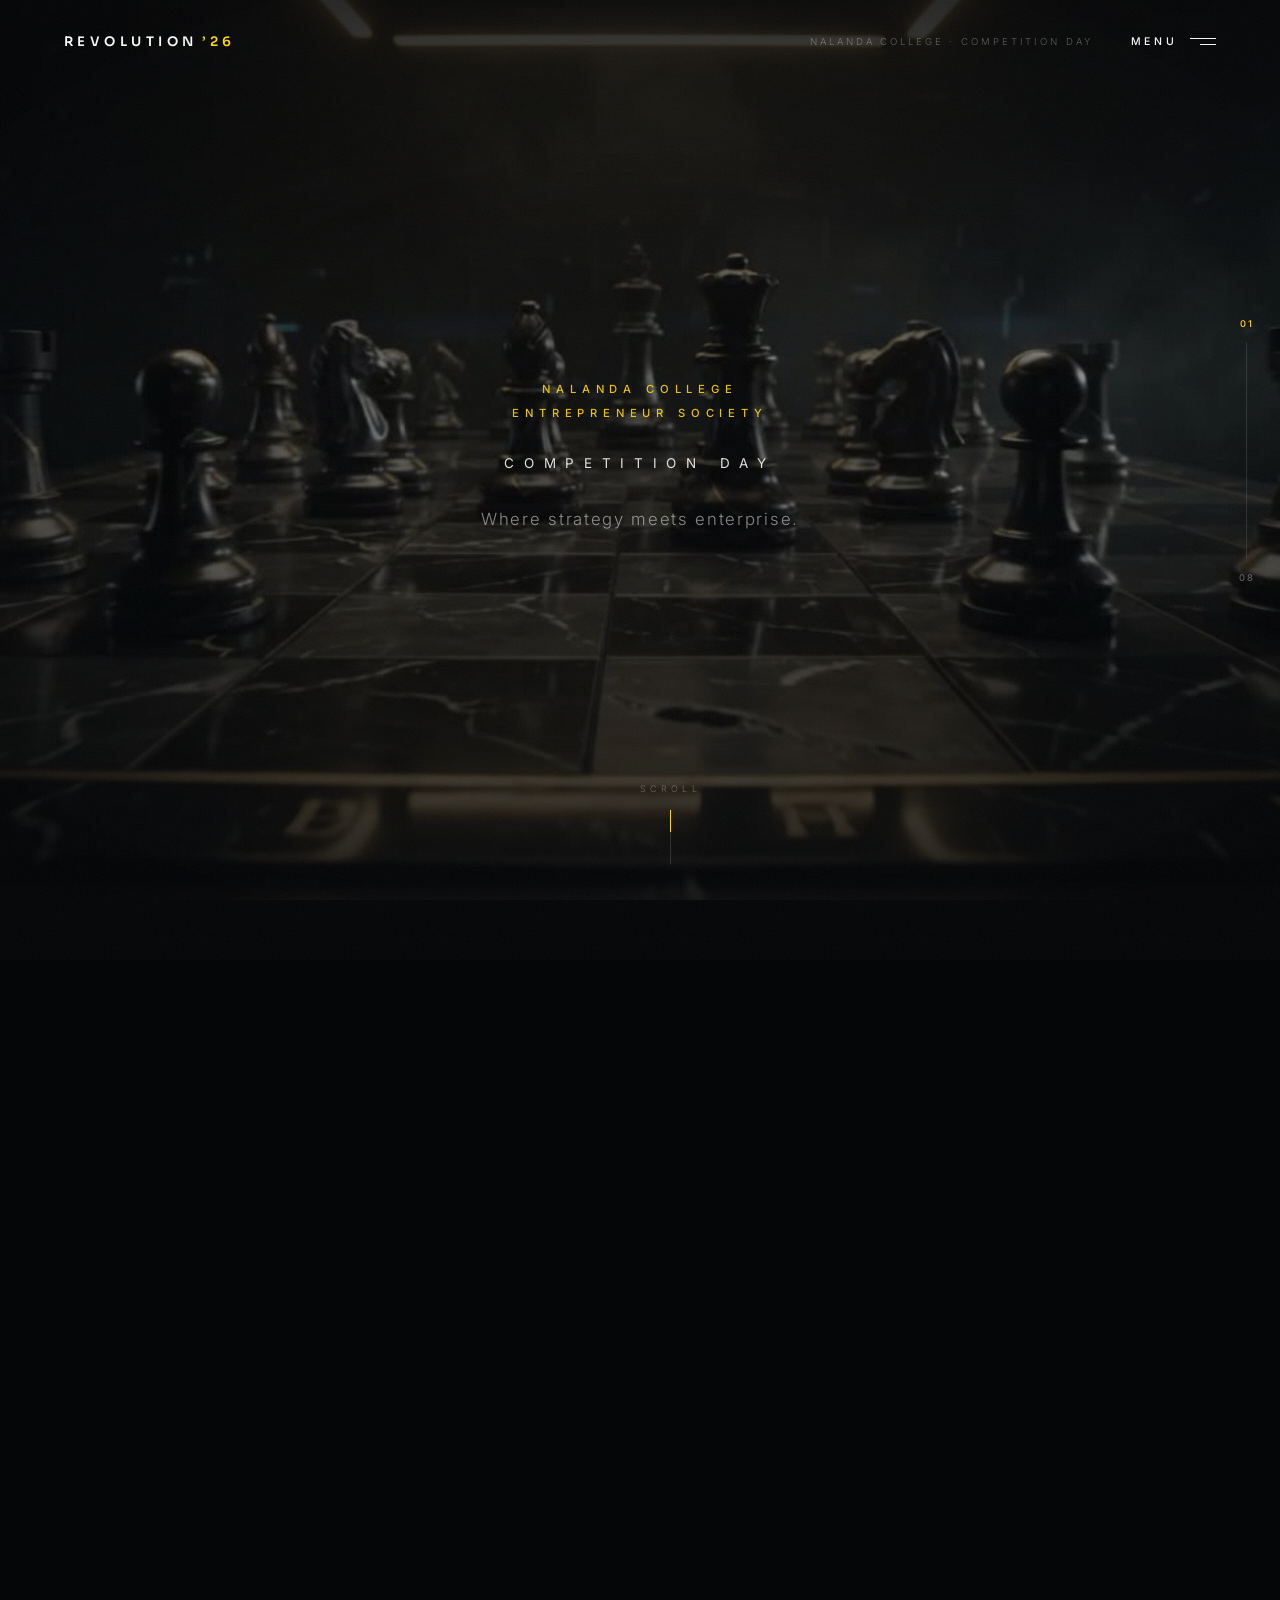
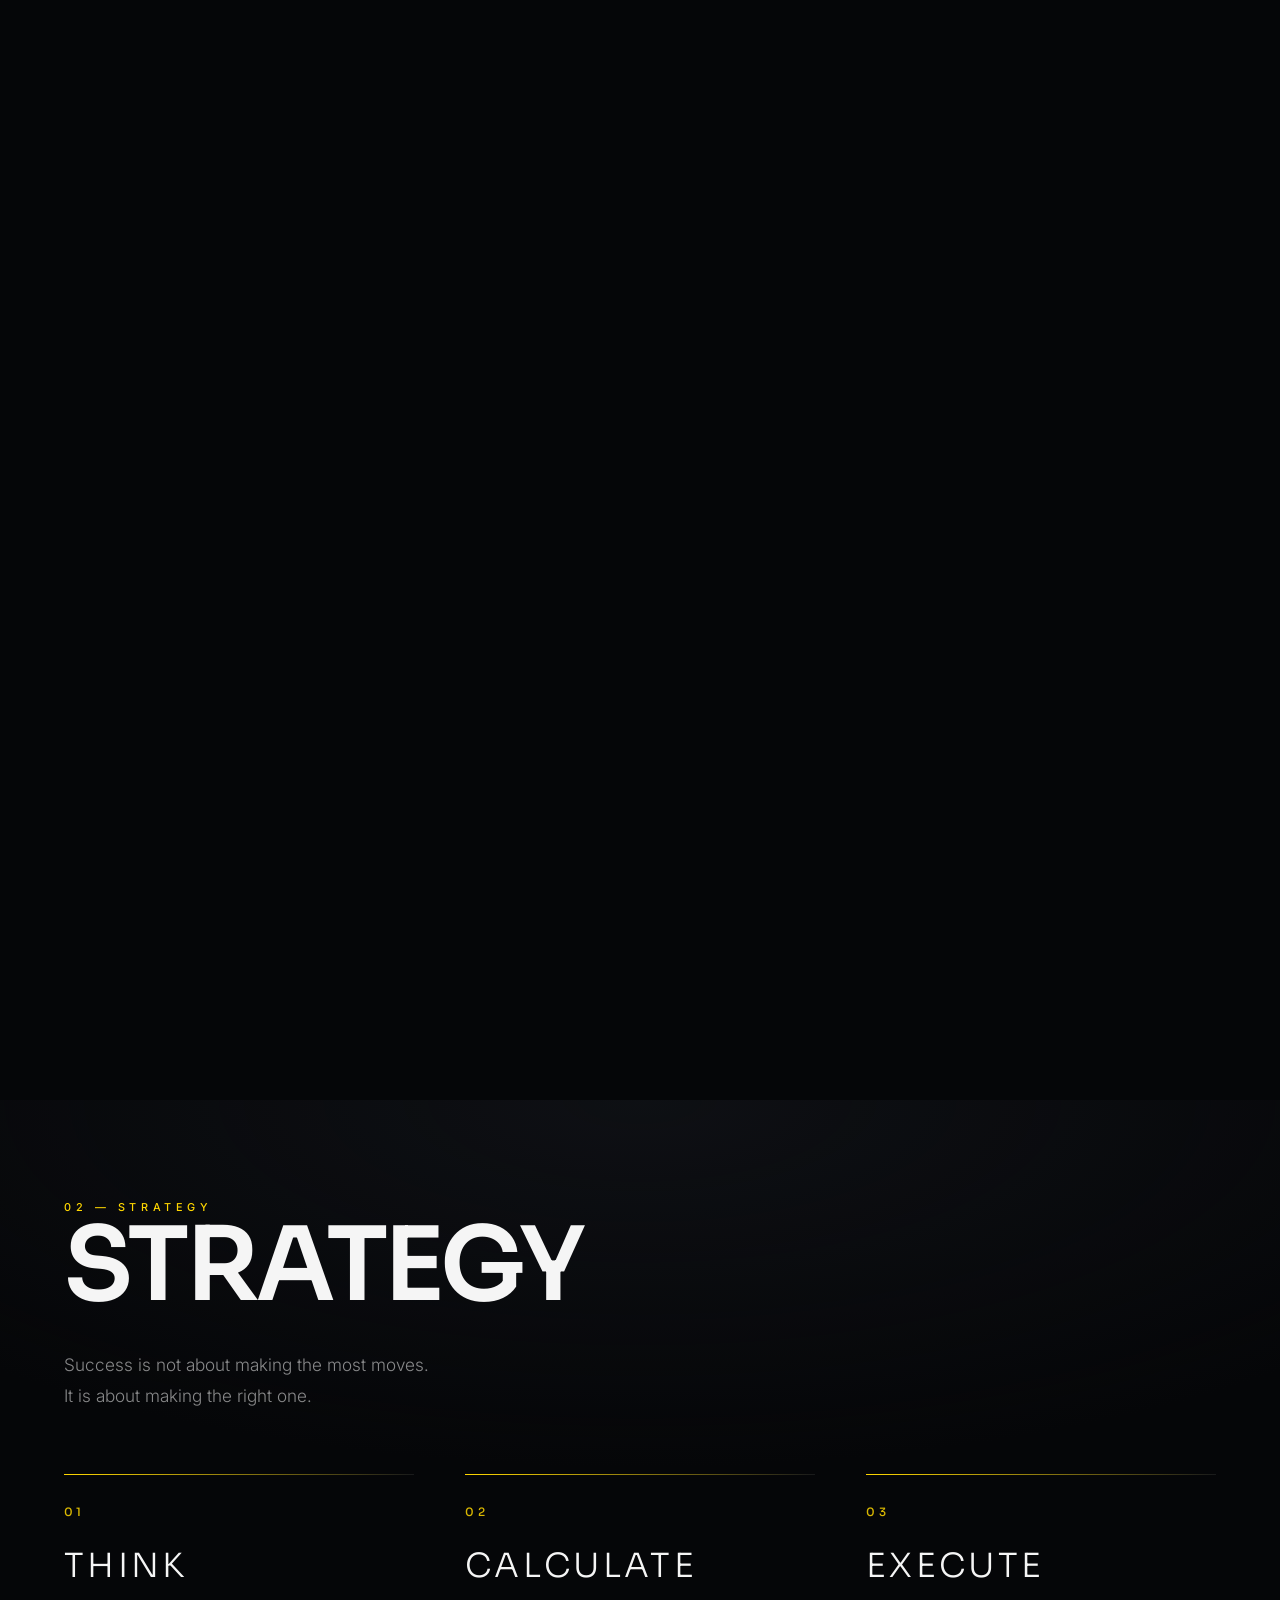
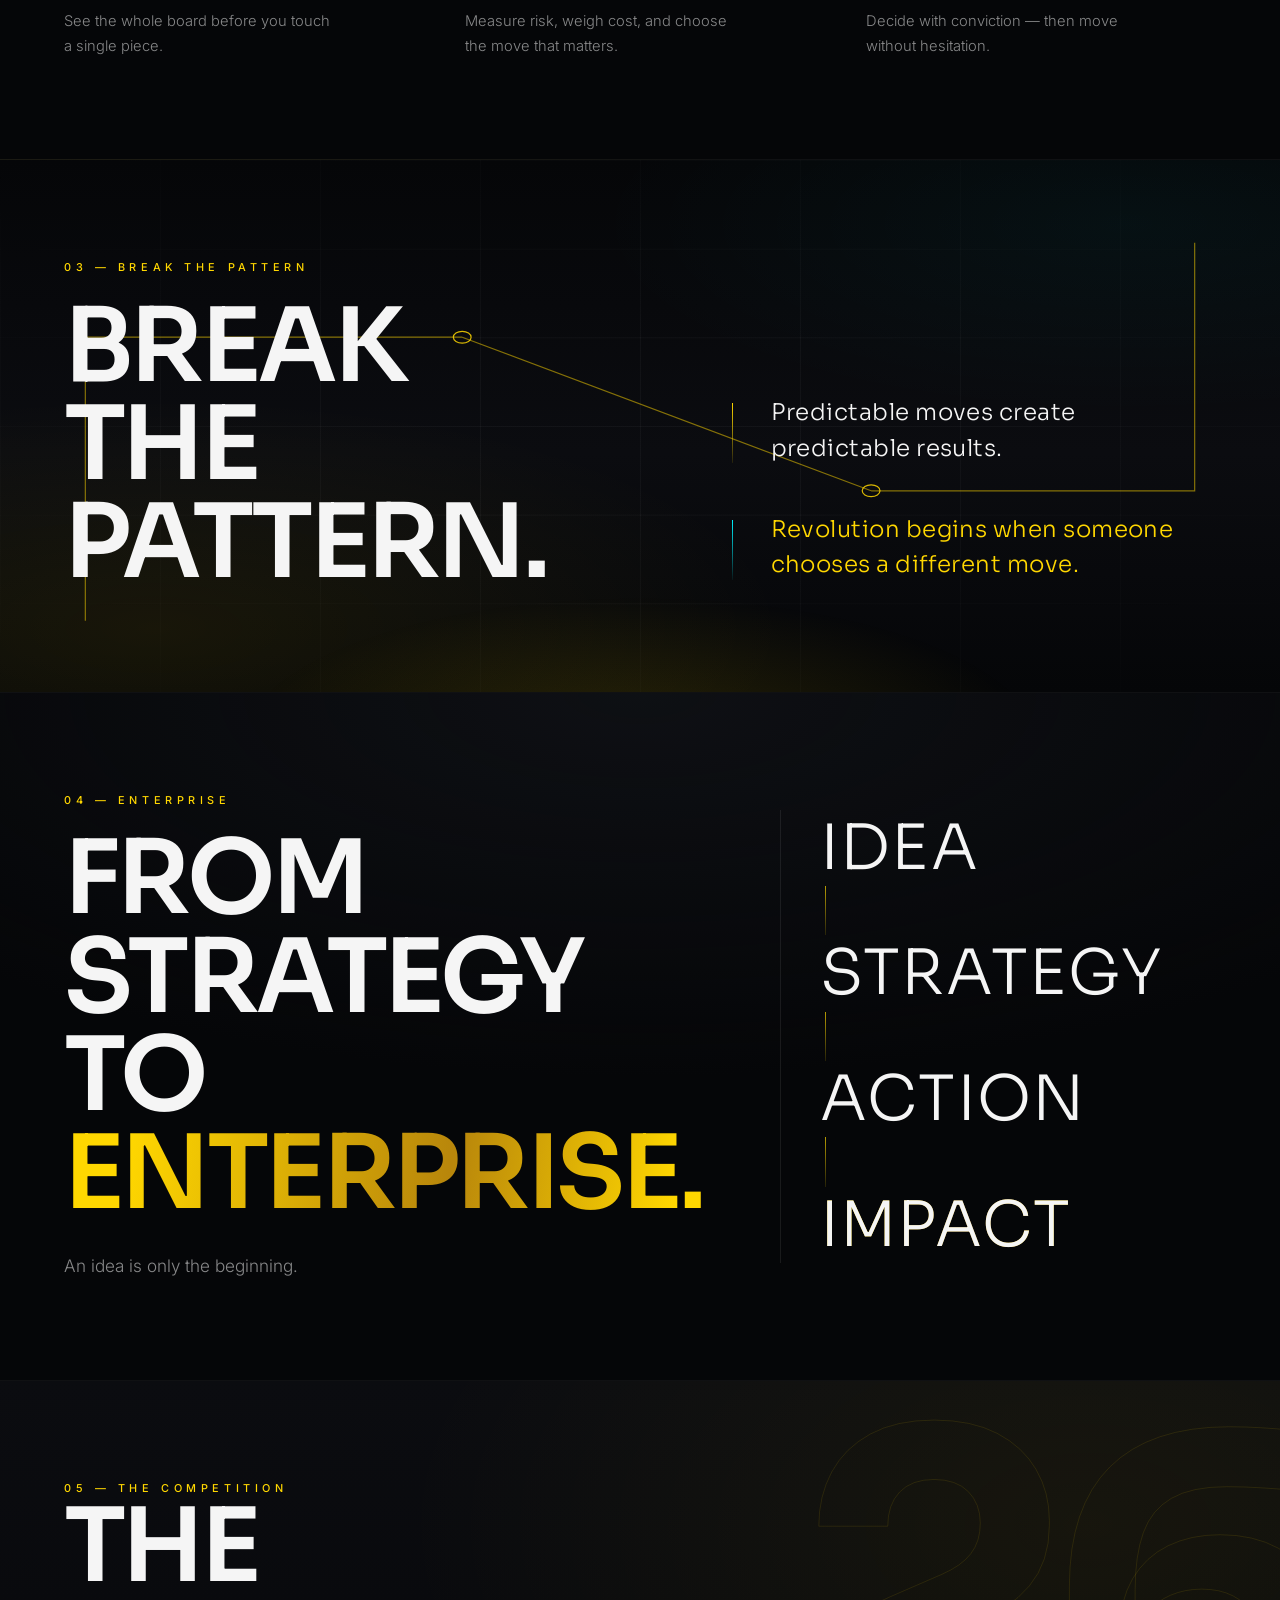
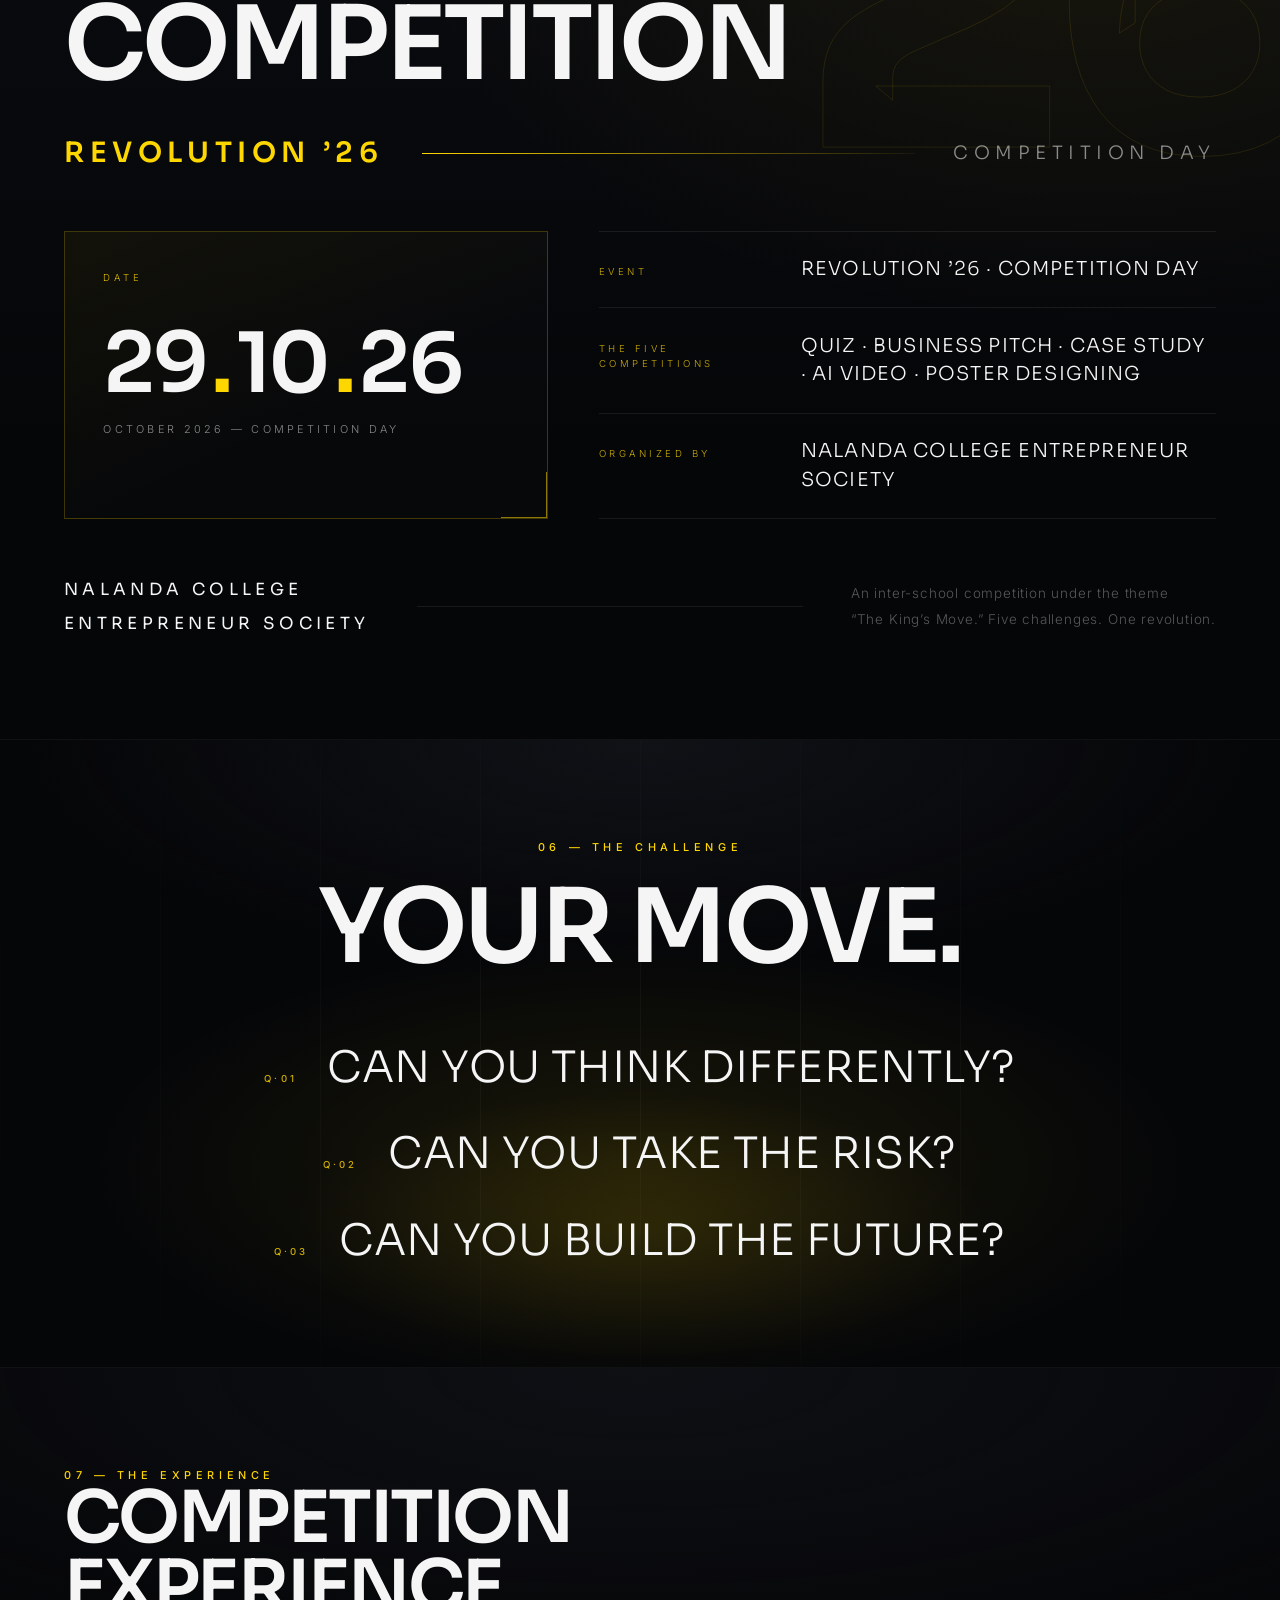
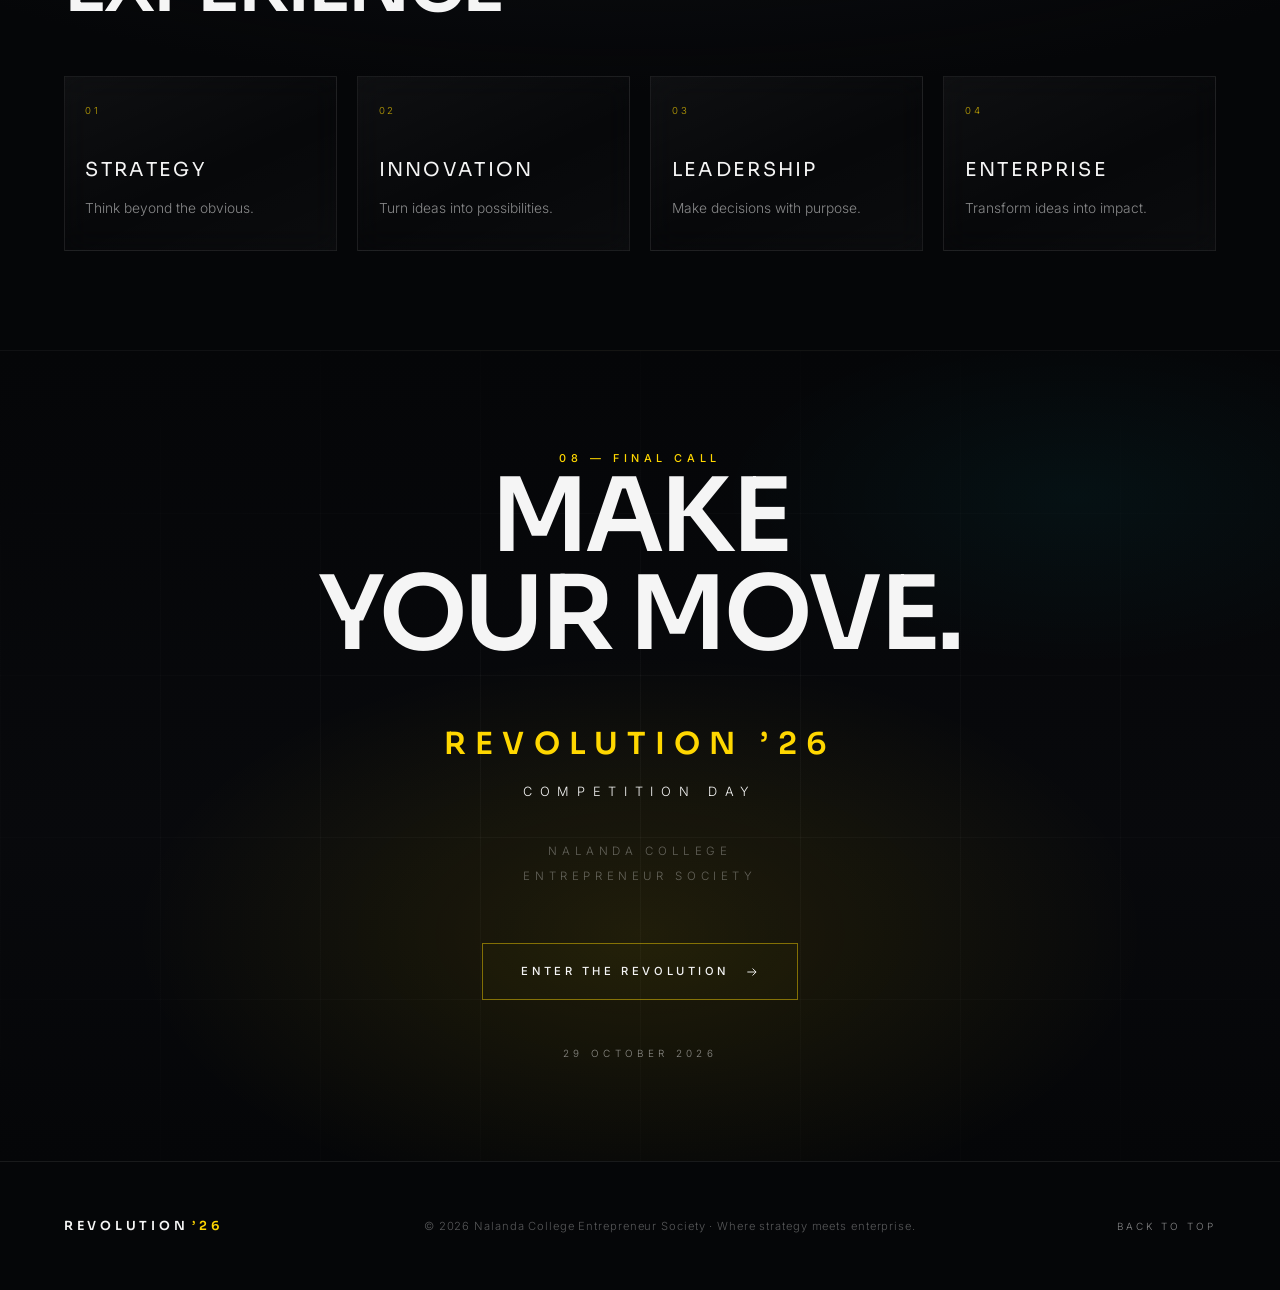
<file: index.html>
<!DOCTYPE html>
<html lang="en">
<head>
  <meta charset="utf-8">
  <meta name="viewport" content="width=device-width, initial-scale=1, viewport-fit=cover">
  <title>REVOLUTION ’26 | Competition Day | Nalanda College Entrepreneur Society</title>
  <meta name="description" content="REVOLUTION ’26 — an inter-school competition by the Nalanda College Entrepreneur Society under the theme ‘THE KING’S MOVE’. Five competitions. Competition Day — 29 October 2026.">
  <meta name="theme-color" content="#050608">
  <meta name="author" content="Nalanda College Entrepreneur Society">
  <meta name="robots" content="index, follow">
  <link rel="canonical" href="./">

  <!-- Open Graph -->
  <meta property="og:type" content="website">
  <meta property="og:site_name" content="Nalanda College Entrepreneur Society">
  <meta property="og:title" content="REVOLUTION ’26 | Competition Day">
  <meta property="og:description" content="Where strategy meets enterprise. An inter-school competition under the theme ‘THE KING’S MOVE’. Competition Day — 29 October 2026.">
  <meta property="og:image" content="scrolling animation/ezgif-frame-181.jpg">
  <meta property="og:url" content="./">
  <meta name="twitter:card" content="summary_large_image">
  <meta name="twitter:title" content="REVOLUTION ’26 | Competition Day">
  <meta name="twitter:description" content="Where strategy meets enterprise. Competition Day — 29 October 2026.">
  <meta name="twitter:image" content="scrolling animation/ezgif-frame-181.jpg">

  <link rel="preconnect" href="https://fonts.googleapis.com">
  <link rel="preconnect" href="https://fonts.gstatic.com" crossorigin>
  <link rel="preload" as="image" href="scrolling animation/ezgif-frame-001.jpg">
  <link href="https://fonts.googleapis.com/css2?family=Inter:wght@300;400;500;600&family=Sora:wght@200;300;400;600;700&display=swap" rel="stylesheet">
  <link rel="stylesheet" href="css/style.css">
  <script>document.documentElement.classList.add('js');</script>

  <script type="application/ld+json">
  {
    "@context": "https://schema.org",
    "@type": "Event",
    "name": "REVOLUTION ’26 — Competition Day",
    "description": "An inter-school competition by the Nalanda College Entrepreneur Society under the theme ‘THE KING’S MOVE’. Where strategy meets enterprise.",
    "startDate": "2026-10-29",
    "eventAttendanceMode": "https://schema.org/OfflineEventAttendanceMode",
    "organizer": {
      "@type": "Organization",
      "name": "Nalanda College Entrepreneur Society"
    }
  }
  </script>
</head>

<body class="is-loading">

  <a class="skip-link" href="#hero">Skip to content</a>

  <!-- Cinematic overlays (grain + vignette) — visual language, no canvas -->
  <div class="stage-vignette" aria-hidden="true"></div>
  <div class="grain" aria-hidden="true"></div>

  <!-- Page transition cover — sweeps in when entering /register -->
  <div class="t-overlay" id="tOverlay" aria-hidden="true"><i></i></div>

  <!-- ============================================================
       LOADER
  ============================================================ -->
  <div class="loader" id="loader" role="status" aria-live="polite" aria-label="Loading experience">
    <div class="loader__inner">
      <p class="loader__eyebrow">Loading Experience</p>
      <p class="loader__title">REVOLUTION <span>’26</span></p>
      <div class="loader__bar"><i id="loaderBar"></i></div>
      <p class="loader__pct"><span id="loaderPct">0</span><em>%</em></p>
    </div>
  </div>

  <!-- Custom cursor (desktop only) -->
  <div class="cursor" id="cursor" aria-hidden="true">
    <span class="cursor__dot"></span>
    <span class="cursor__ring"></span>
  </div>

  <!-- ============================================================
       NAVIGATION
  ============================================================ -->
  <header class="nav" id="nav">
    <a class="nav__brand" href="#hero" data-cursor="link">REVOLUTION<span>’26</span></a>
    <div class="nav__right">
      <span class="nav__meta">Nalanda College · Competition Day</span>
      <button class="nav__btn" id="menuBtn" type="button" aria-expanded="false" aria-controls="menu" data-cursor="link">
        <span class="nav__btn-label" data-open="Menu" data-close="Close">Menu</span>
        <span class="nav__btn-icon" aria-hidden="true"><i></i><i></i></span>
      </button>
    </div>
  </header>

  <nav class="menu" id="menu" aria-hidden="true" aria-label="Main navigation">
    <div class="menu__bg" aria-hidden="true"></div>
    <div class="menu__inner">
      <p class="menu__label">Navigation</p>
      <ul class="menu__list">
        <li style="--i:0"><a href="#hero" data-cursor="link"><span class="menu__num">01</span><span class="menu__word">Home</span></a></li>
        <li style="--i:1"><a href="#strategy" data-cursor="link"><span class="menu__num">02</span><span class="menu__word">Strategy</span></a></li>
        <li style="--i:2"><a href="#pattern" data-cursor="link"><span class="menu__num">03</span><span class="menu__word">Break the Pattern</span></a></li>
        <li style="--i:3"><a href="register/register.html" data-cursor="link"><span class="menu__num">04</span><span class="menu__word">The Competition</span></a></li>
        <li style="--i:4"><a href="#cta" data-cursor="link"><span class="menu__num">05</span><span class="menu__word">Make Your Move</span></a></li>
      </ul>
      <div class="menu__foot">
        <div><span class="k">Date</span><span class="v">29 October 2026</span></div>
        <div><span class="k">Society</span><span class="v">Nalanda College Entrepreneur Society</span></div>
      </div>
    </div>
  </nav>

  <!-- Scroll progress indicator -->
  <div class="progress" aria-hidden="true">
    <span class="progress__num" id="progressNum">01</span>
    <span class="progress__track"><i id="progressFill"></i></span>
    <span class="progress__num progress__num--total">08</span>
  </div>

  <main id="main">

    <!-- ============================================================
         01 — HERO · THE ONLY CINEMATIC FRAME-SEQUENCE SECTION
         300vh tall; sticky stage inside it scrubs frames 001 → 240.
         The sticky boundary ends at the hero's bottom, so the canvas
         can never affect any section below it.
    ============================================================ -->
    <section class="hero" id="hero" data-sec="01" aria-label="Revolution ’26 introduction">
      <div class="hero__sticky">

        <!-- SYSTEM 1 — cinematic container (scoped to hero) -->
        <div class="hero__cinematic">
          <canvas id="heroCanvas" class="hero__canvas" aria-hidden="true"></canvas>
          <div class="hero__scrim" aria-hidden="true"></div>
          <svg class="hero__lines" viewBox="0 0 1440 900" preserveAspectRatio="xMidYMid slice" aria-hidden="true">
            <path data-line pathLength="1" d="M180 760 L640 300" />
            <path data-line pathLength="1" d="M640 300 L1180 470" />
            <path data-line pathLength="1" d="M1180 470 L1240 180" />
            <circle data-line pathLength="1" cx="640" cy="300" r="26" />
            <circle data-line pathLength="1" cx="1240" cy="180" r="14" />
          </svg>
        </div>

        <!-- Hero content — cinematic text phases.
             Each .phase block is faded/translated per frame from the
             single heroTimeline config in scroll.js, so typography,
             frames and HUD all read the SAME progress value. -->
        <div class="hero__content" id="heroContent">

          <!-- phase · opening — visible at rest, dissolves on first scroll -->
          <div class="phase phase--opening" data-phase="opening">
            <p class="hero__eyebrow">
              <span class="mask"><i>Nalanda College</i></span>
              <span class="mask"><i>Entrepreneur Society</i></span>
            </p>
            <p class="hero__sub"><span class="mask"><i>Competition Day</i></span></p>
            <p class="hero__tag">Where strategy meets enterprise.</p>
          </div>

          <!-- phase · the title reveal -->
          <div class="phase phase--revolution" data-phase="revolution">
            <p class="phase__kicker">29 October 2026</p>
            <h1 class="hero__title">
              <span class="mask mask--wide"><i>Revolution</i></span>
              <span class="mask mask--year"><i>’26</i></span>
            </h1>
          </div>

          <!-- phase · chapter card (lower-left) -->
          <div class="phase phase--chapter" data-phase="kingsMove">
            <span class="phase__rule" aria-hidden="true"></span>
            <p class="phase__chapter">The King’s Move</p>
          </div>

          <!-- phase · the five beats (center-left) -->
          <div class="phase phase--beat" data-phase="king">
            <span class="phase__idx" aria-hidden="true">01</span>
            <p class="phase__word">King</p>
            <span class="phase__rule" aria-hidden="true"></span>
          </div>
          <div class="phase phase--beat" data-phase="board">
            <span class="phase__idx" aria-hidden="true">02</span>
            <p class="phase__word">Board</p>
            <span class="phase__rule" aria-hidden="true"></span>
          </div>
          <div class="phase phase--beat" data-phase="move">
            <span class="phase__idx" aria-hidden="true">03</span>
            <p class="phase__word">Move</p>
            <span class="phase__rule" aria-hidden="true"></span>
          </div>
          <div class="phase phase--beat" data-phase="pieces">
            <span class="phase__idx" aria-hidden="true">04</span>
            <p class="phase__word">Pieces</p>
            <span class="phase__rule" aria-hidden="true"></span>
          </div>

          <!-- phase · climax — over the board-glow frames (169–240) -->
          <div class="phase phase--checkmate" data-phase="checkmate">
            <span class="phase__idx" aria-hidden="true">05</span>
            <p class="phase__word phase__word--gold">Checkmate</p>
            <span class="phase__rule phase__rule--wide" aria-hidden="true"></span>
          </div>

          <!-- phase · finale — holds through the last frame -->
          <div class="phase phase--finale" data-phase="finale">
            <p class="phase__finale-line">Where strategy meets enterprise.</p>
            <p class="phase__finale-date"><b>Revolution ’26</b> · 29 October 2026</p>
          </div>
        </div>

        <!-- Sequence HUD -->
        <div class="hero__hud" aria-hidden="true">
          <span class="hud__item">Sequence · <b id="hudFrame">001</b> / 240</span>
          <span class="hud__item hud__item--right">Scroll to scrub</span>
          <span class="hud__bar"><i id="hudBar"></i></span>
        </div>

        <div class="scroll-cue" aria-hidden="true">
          <span>Scroll</span>
          <i class="scroll-cue__line"></i>
        </div>
      </div>
    </section>

    <!-- ============================================================
         02 — STRATEGY (SYSTEM 2 — normal scroll reveals)
    ============================================================ -->
    <section class="sec sec--strategy" id="strategy" data-sec="02" aria-label="Strategy">
      <div class="wrap">
        <p class="sec-label reveal">02 — Strategy</p>
        <h2 class="h-display reveal" style="--d:.08s">Strategy</h2>
        <p class="lede reveal" style="--d:.16s">Success is not about making the most moves.<br>It is about making the right one.</p>

        <ol class="steps">
          <li class="step reveal" style="--d:.05s">
            <span class="step__num">01</span>
            <span class="step__line" aria-hidden="true"></span>
            <h3>Think</h3>
            <p>See the whole board before you touch a single piece.</p>
          </li>
          <li class="step reveal" style="--d:.15s">
            <span class="step__num">02</span>
            <span class="step__line" aria-hidden="true"></span>
            <h3>Calculate</h3>
            <p>Measure risk, weigh cost, and choose the move that matters.</p>
          </li>
          <li class="step reveal" style="--d:.25s">
            <span class="step__num">03</span>
            <span class="step__line" aria-hidden="true"></span>
            <h3>Execute</h3>
            <p>Decide with conviction — then move without hesitation.</p>
          </li>
        </ol>
      </div>
    </section>

    <!-- ============================================================
         03 — BREAK THE PATTERN (static, CSS chess-grid treatment)
    ============================================================ -->
    <section class="sec sec--pattern" id="pattern" data-sec="03" aria-label="Break the pattern">
      <div class="pattern__grid" aria-hidden="true"></div>
      <div class="pattern__glow" aria-hidden="true"></div>

      <svg class="pattern__moves" data-reveal-lines viewBox="0 0 1440 900" preserveAspectRatio="none" aria-hidden="true">
        <path pathLength="1" d="M96 780 L96 300 L520 300" />
        <path pathLength="1" d="M1344 140 L1344 560 L980 560" />
        <path pathLength="1" d="M520 300 L980 560" />
        <circle pathLength="1" cx="520" cy="300" r="10" />
        <circle pathLength="1" cx="980" cy="560" r="10" />
      </svg>

      <div class="wrap pattern__layout">
        <div class="pattern__left">
          <p class="sec-label reveal">03 — Break the Pattern</p>
          <h2 class="h-display reveal" style="--d:.08s">Break<br>the pattern.</h2>
        </div>
        <div class="pattern__right">
          <p class="pattern__statement reveal" style="--d:.12s">
            <span class="pattern__rule" aria-hidden="true"></span>
            Predictable moves create predictable results.
          </p>
          <p class="pattern__statement pattern__statement--gold reveal" style="--d:.26s">
            <span class="pattern__rule" aria-hidden="true"></span>
            Revolution begins when someone chooses a different move.
          </p>
        </div>
      </div>
    </section>

    <!-- ============================================================
         04 — FROM STRATEGY TO ENTERPRISE
    ============================================================ -->
    <section class="sec sec--enterprise" id="enterprise" data-sec="04" aria-label="From strategy to enterprise">
      <div class="wrap enterprise__layout">
        <div class="enterprise__intro">
          <p class="sec-label reveal">04 — Enterprise</p>
          <h2 class="h-display h-display--stack reveal" style="--d:.08s">
            <span>From</span><span>Strategy</span><span>to</span><span class="gold">Enterprise.</span>
          </h2>
          <p class="lede reveal" style="--d:.18s">An idea is only the beginning.</p>
        </div>

        <div class="flow" role="list">
          <div class="flow__step reveal" role="listitem" style="--d:.05s"><span class="flow__word">Idea</span></div>
          <span class="flow__arrow" data-reveal aria-hidden="true"><i></i></span>
          <div class="flow__step reveal" role="listitem" style="--d:.15s"><span class="flow__word">Strategy</span></div>
          <span class="flow__arrow" data-reveal aria-hidden="true"><i></i></span>
          <div class="flow__step reveal" role="listitem" style="--d:.25s"><span class="flow__word">Action</span></div>
          <span class="flow__arrow" data-reveal aria-hidden="true"><i></i></span>
          <div class="flow__step reveal" role="listitem" style="--d:.35s"><span class="flow__word gold">Impact</span></div>
        </div>
      </div>
    </section>

    <!-- ============================================================
         05 — THE COMPETITION (editorial information layout)
    ============================================================ -->
    <section class="sec sec--competition" id="competition" data-sec="05" aria-label="The Competition">
      <div class="comp__ghost" data-parallax="0.06" aria-hidden="true">26</div>
      <div class="wrap">
        <p class="sec-label reveal">05 — The Competition</p>
        <h2 class="h-display reveal" style="--d:.06s">The<br>Competition</h2>

        <div class="comp__identity reveal" style="--d:.14s">
          <span class="comp__name">Revolution ’26</span>
          <span class="comp__rule" aria-hidden="true"></span>
          <span class="comp__name comp__name--muted">Competition Day</span>
        </div>

        <div class="comp__grid">
          <div class="comp__datecell reveal" style="--d:.06s">
            <span class="comp__k">Date</span>
            <p class="comp__bigdate">29<i>.</i>10<i>.</i>26</p>
            <p class="comp__month">October 2026 — Competition Day</p>
            <span class="comp__corner" aria-hidden="true"></span>
          </div>

          <dl class="comp__rows">
            <div class="comp__row reveal" style="--d:.12s">
              <dt>Event</dt>
              <dd>Revolution ’26 · Competition Day</dd>
            </div>
            <div class="comp__row reveal" style="--d:.2s">
              <dt>The Five Competitions</dt>
              <dd>Quiz · Business Pitch · Case Study · AI Video · Poster Designing</dd>
            </div>
            <div class="comp__row reveal" style="--d:.28s">
              <dt>Organized by</dt>
              <dd>Nalanda College Entrepreneur Society</dd>
            </div>
          </dl>
        </div>

        <div class="comp__foot reveal" style="--d:.16s">
          <p class="comp__society">Nalanda College<br>Entrepreneur Society</p>
          <span class="comp__divider" aria-hidden="true"></span>
          <p class="comp__note">An inter-school competition under the theme<br>“The King’s Move.” Five challenges. One revolution.</p>
        </div>
      </div>
    </section>

    <!-- ============================================================
         06 — YOUR MOVE (dramatic, staggered reveals)
    ============================================================ -->
    <section class="sec sec--move" id="challenge" data-sec="06" aria-label="Your move">
      <div class="move__glow" aria-hidden="true"></div>
      <div class="move__grid" aria-hidden="true"></div>
      <div class="wrap wrap--center">
        <p class="sec-label reveal">06 — The Challenge</p>
        <h2 class="h-display h-display--center reveal" style="--d:.08s">Your move.</h2>

        <ol class="questions">
          <li class="q reveal" style="--d:.2s">
            <span class="q__num">Q·01</span>
            <span class="q__text">Can you think differently?</span>
          </li>
          <li class="q reveal" style="--d:.38s">
            <span class="q__num">Q·02</span>
            <span class="q__text">Can you take the risk?</span>
          </li>
          <li class="q reveal" style="--d:.56s">
            <span class="q__num">Q·03</span>
            <span class="q__text">Can you build the future?</span>
          </li>
        </ol>
      </div>
    </section>

    <!-- ============================================================
         07 — COMPETITION EXPERIENCE
    ============================================================ -->
    <section class="sec sec--experience" id="experience" data-sec="07" aria-label="Competition Experience">
      <div class="wrap">
        <p class="sec-label reveal">07 — The Experience</p>
        <h2 class="h-display h-display--sm reveal" style="--d:.06s">Competition<br>Experience</h2>

        <div class="cards">
          <article class="card reveal" style="--d:.04s" data-cursor="link">
            <span class="card__num">01</span>
            <h3>Strategy</h3>
            <p>Think beyond the obvious.</p>
            <span class="card__corner" aria-hidden="true"></span>
          </article>
          <article class="card reveal" style="--d:.12s" data-cursor="link">
            <span class="card__num">02</span>
            <h3>Innovation</h3>
            <p>Turn ideas into possibilities.</p>
            <span class="card__corner" aria-hidden="true"></span>
          </article>
          <article class="card reveal" style="--d:.2s" data-cursor="link">
            <span class="card__num">03</span>
            <h3>Leadership</h3>
            <p>Make decisions with purpose.</p>
            <span class="card__corner" aria-hidden="true"></span>
          </article>
          <article class="card reveal" style="--d:.28s" data-cursor="link">
            <span class="card__num">04</span>
            <h3>Enterprise</h3>
            <p>Transform ideas into impact.</p>
            <span class="card__corner" aria-hidden="true"></span>
          </article>
        </div>
      </div>
    </section>

    <!-- ============================================================
         08 — FINAL CTA
    ============================================================ -->
    <section class="sec sec--cta" id="cta" data-sec="08" aria-label="Call to action">
      <div class="cta__glow" aria-hidden="true"></div>
      <div class="cta__grid" aria-hidden="true"></div>
      <div class="wrap wrap--center">
        <p class="sec-label reveal">08 — Final Call</p>
        <h2 class="h-display h-display--center reveal" style="--d:.06s">Make<br>your move.</h2>

        <div class="cta__identity reveal" style="--d:.16s">
          <p class="cta__event">Revolution ’26</p>
          <p class="cta__day">Competition Day</p>
          <p class="cta__org">Nalanda College<br>Entrepreneur Society</p>
        </div>

        <a class="btn reveal" style="--d:.26s" href="register/register.html" data-enter data-cursor="link">
          <span>Enter the Revolution</span>
          <svg viewBox="0 0 24 24" width="14" height="14" aria-hidden="true"><path d="M4 12h15M13 6l6 6-6 6" fill="none" stroke="currentColor" stroke-width="1.6"/></svg>
        </a>

        <p class="cta__date reveal" style="--d:.34s">29 October 2026</p>
      </div>
    </section>
  </main>

  <footer class="footer">
    <div class="wrap footer__inner">
      <p class="footer__brand">REVOLUTION<span>’26</span></p>
      <p class="footer__copy">© 2026 Nalanda College Entrepreneur Society · Where strategy meets enterprise.</p>
      <a class="footer__top" href="#hero" data-cursor="link">Back to top</a>
    </div>
  </footer>

  <script src="js/frames.js" defer></script>
  <script src="js/animation.js" defer></script>
  <script src="js/scroll.js" defer></script>
  <script src="js/main.js" defer></script>
</body>
</html>
</file>
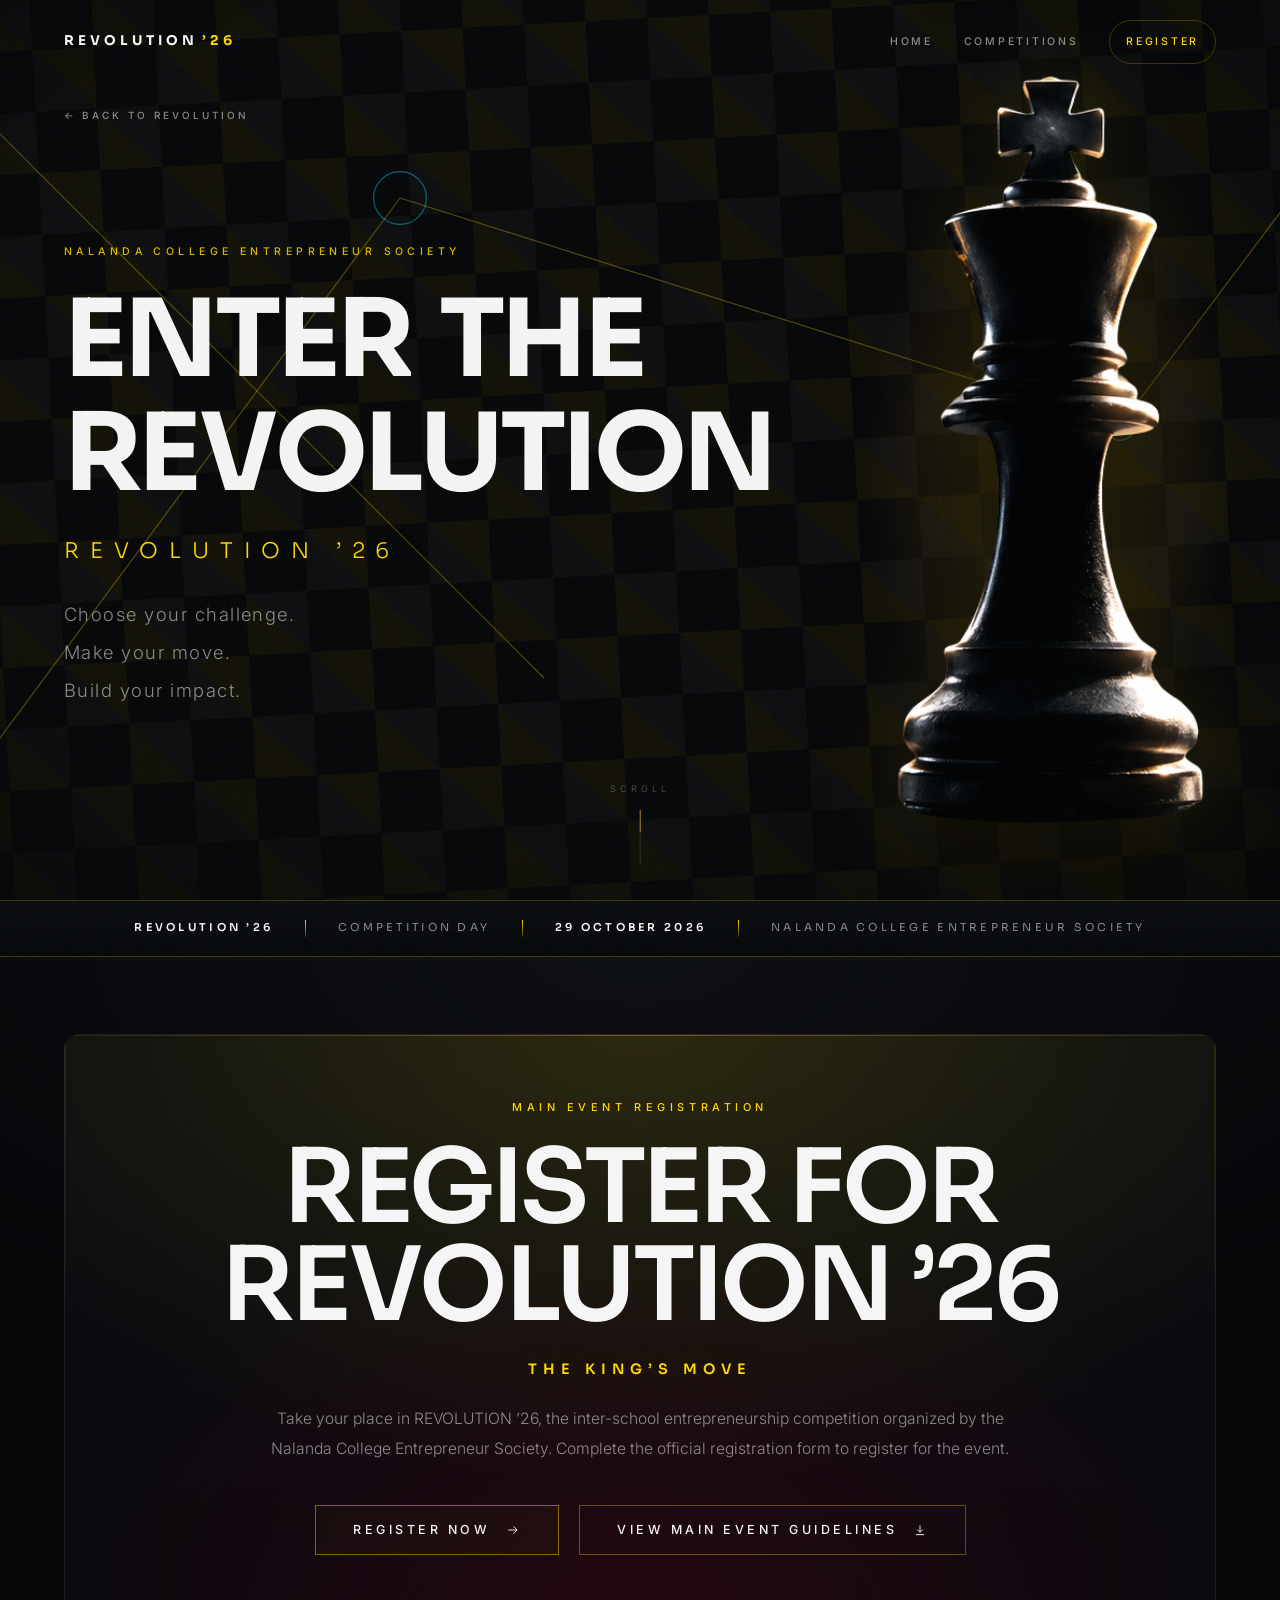
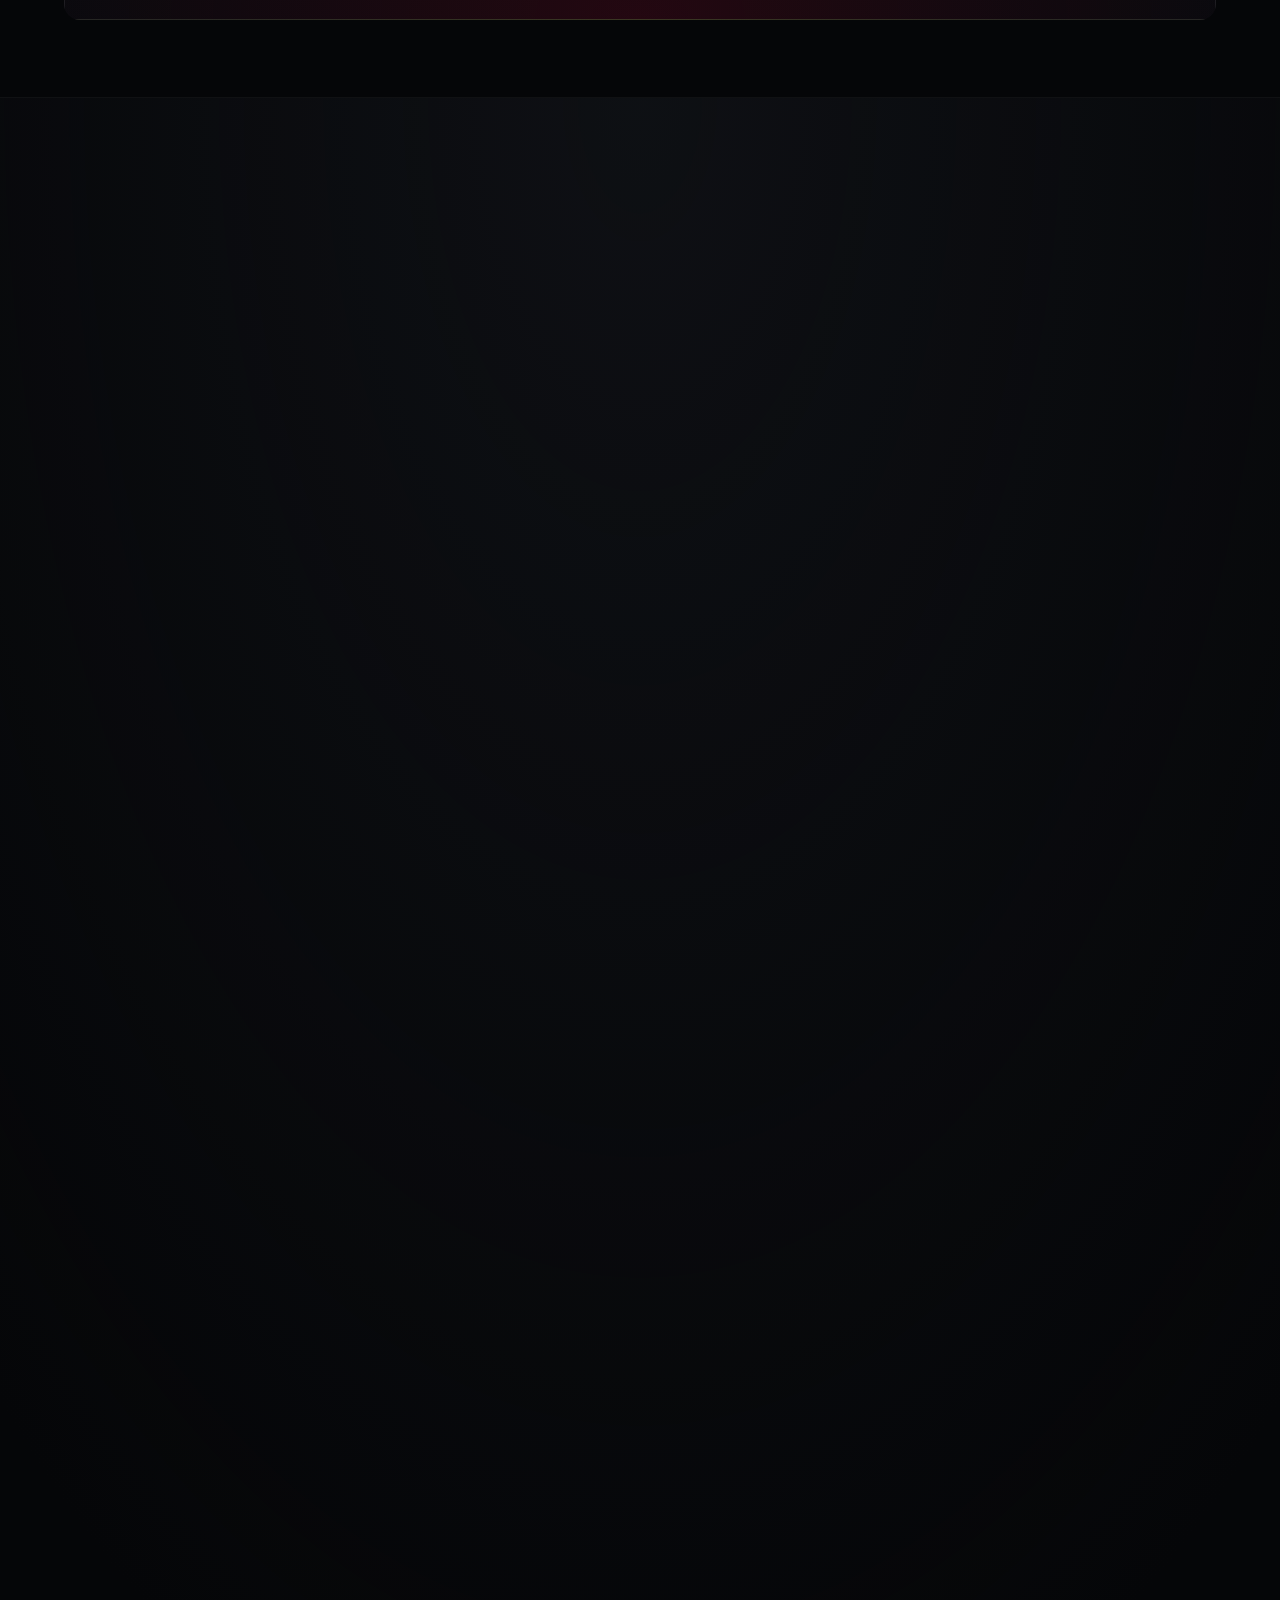
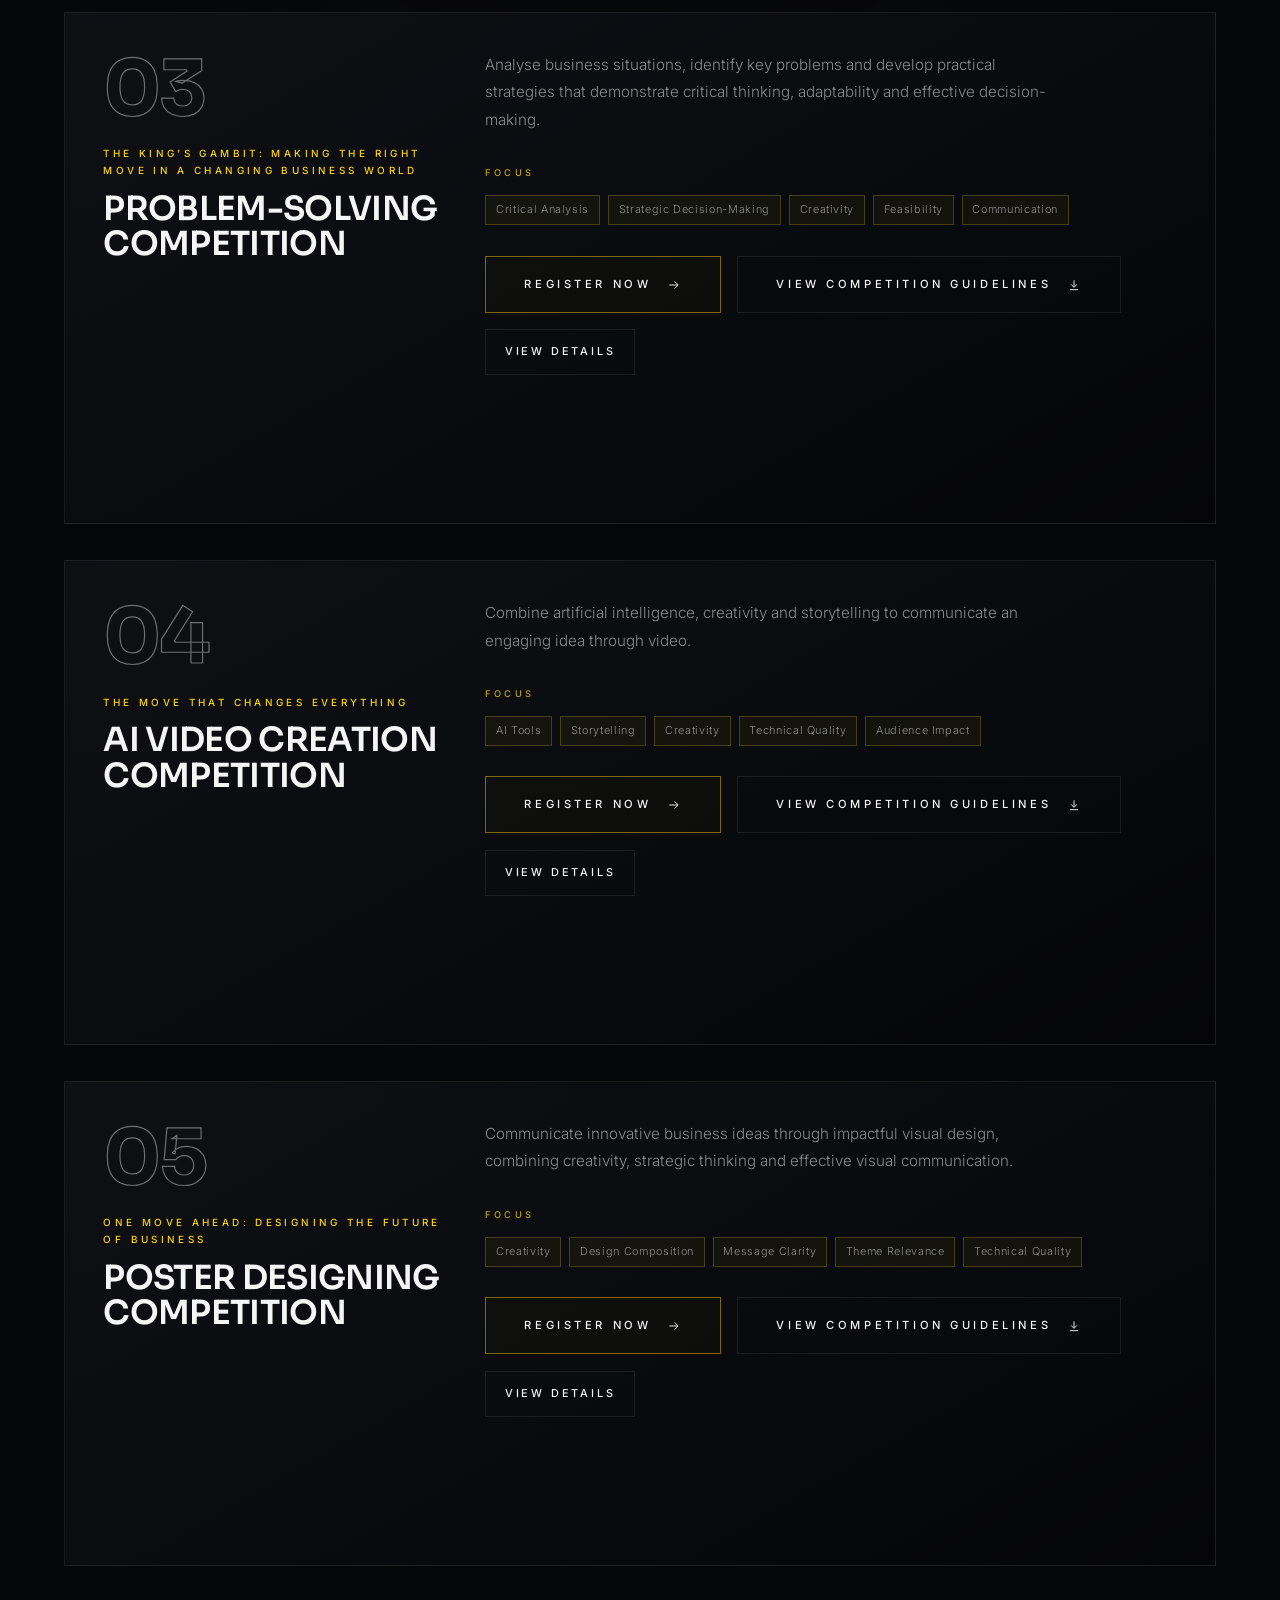
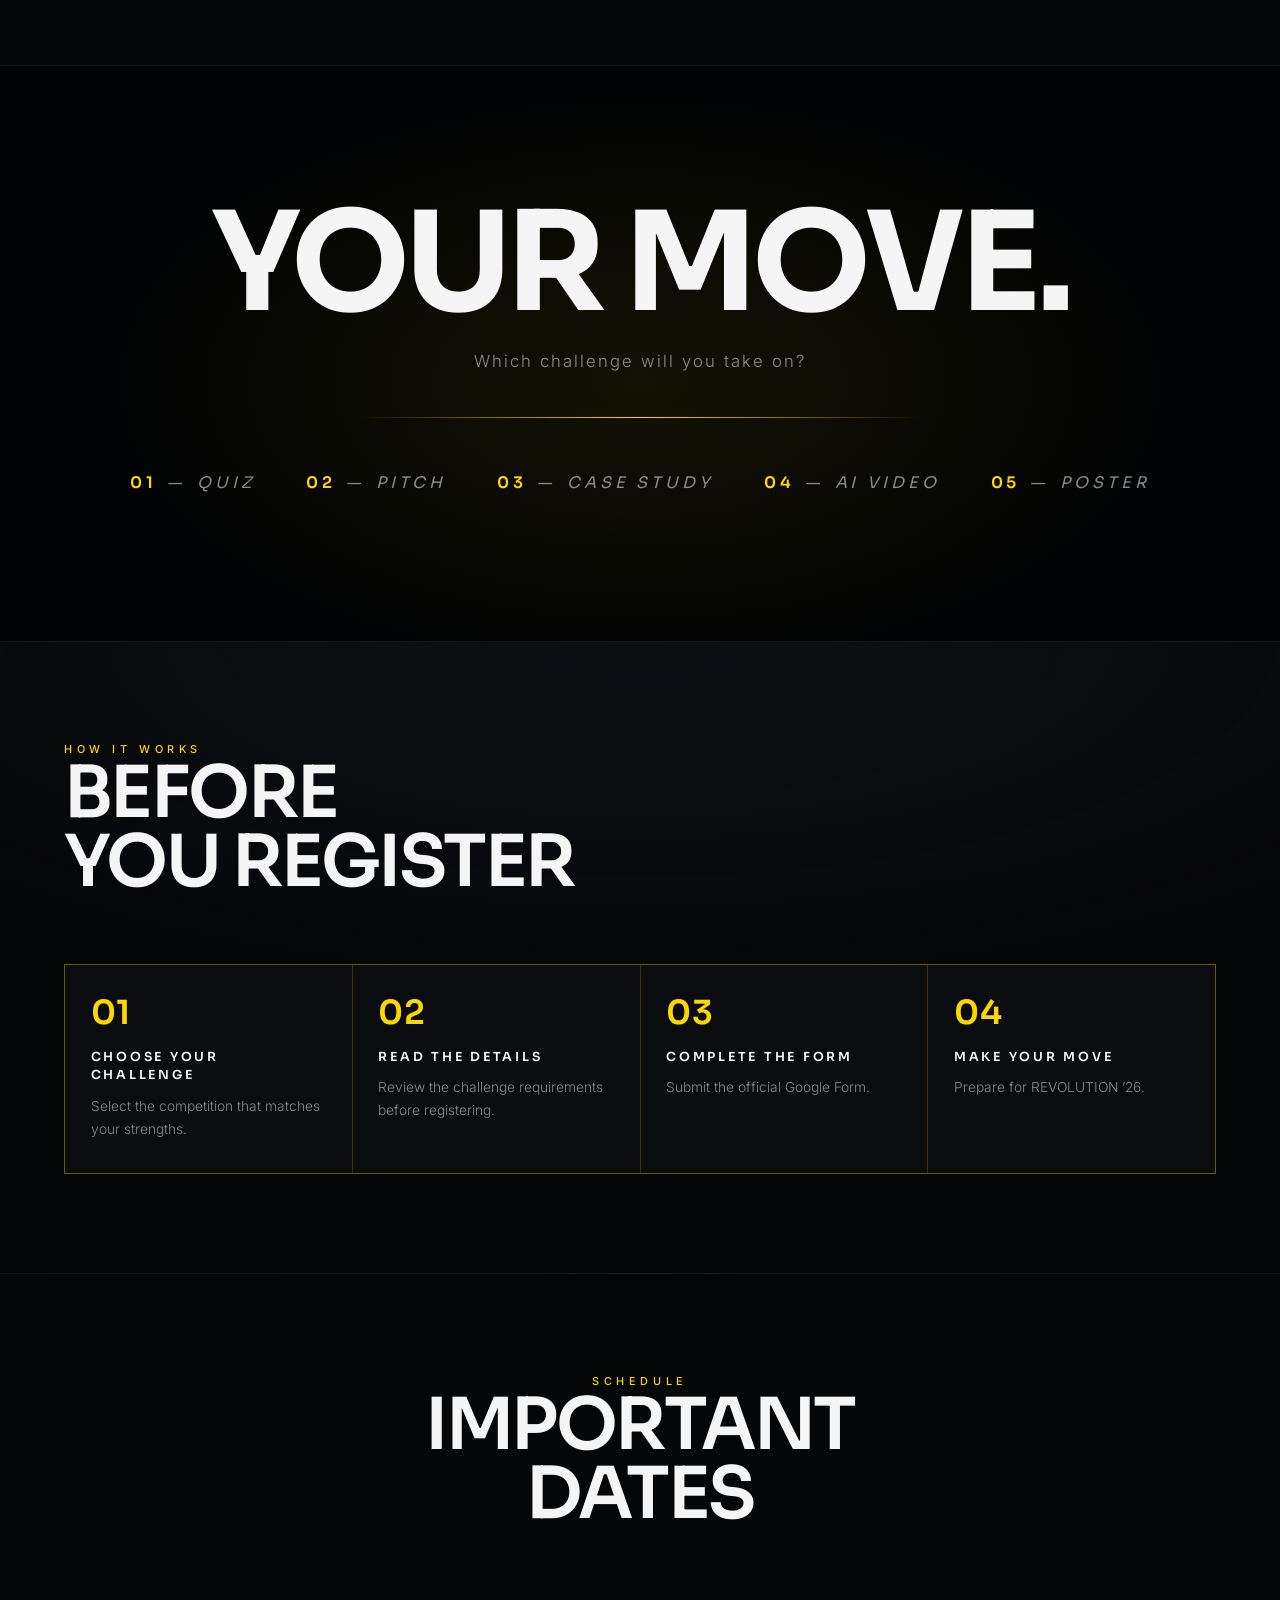
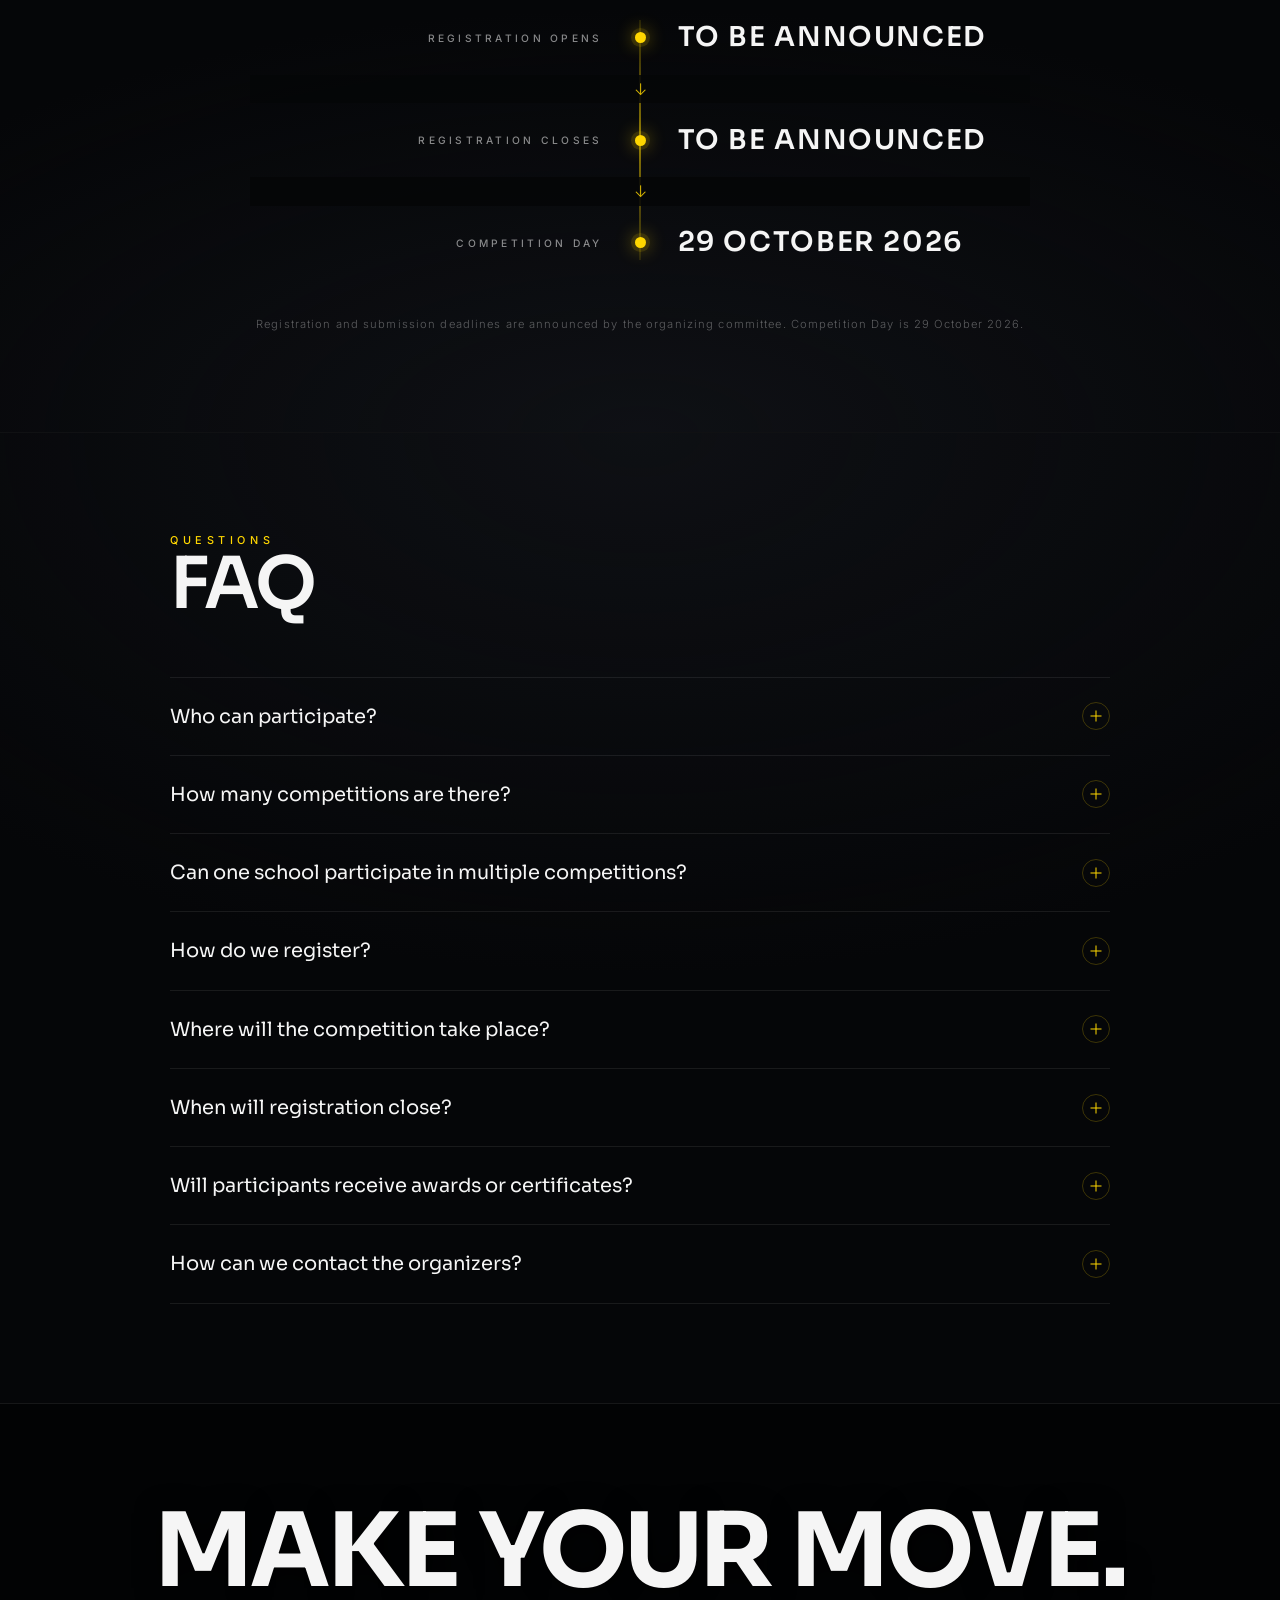
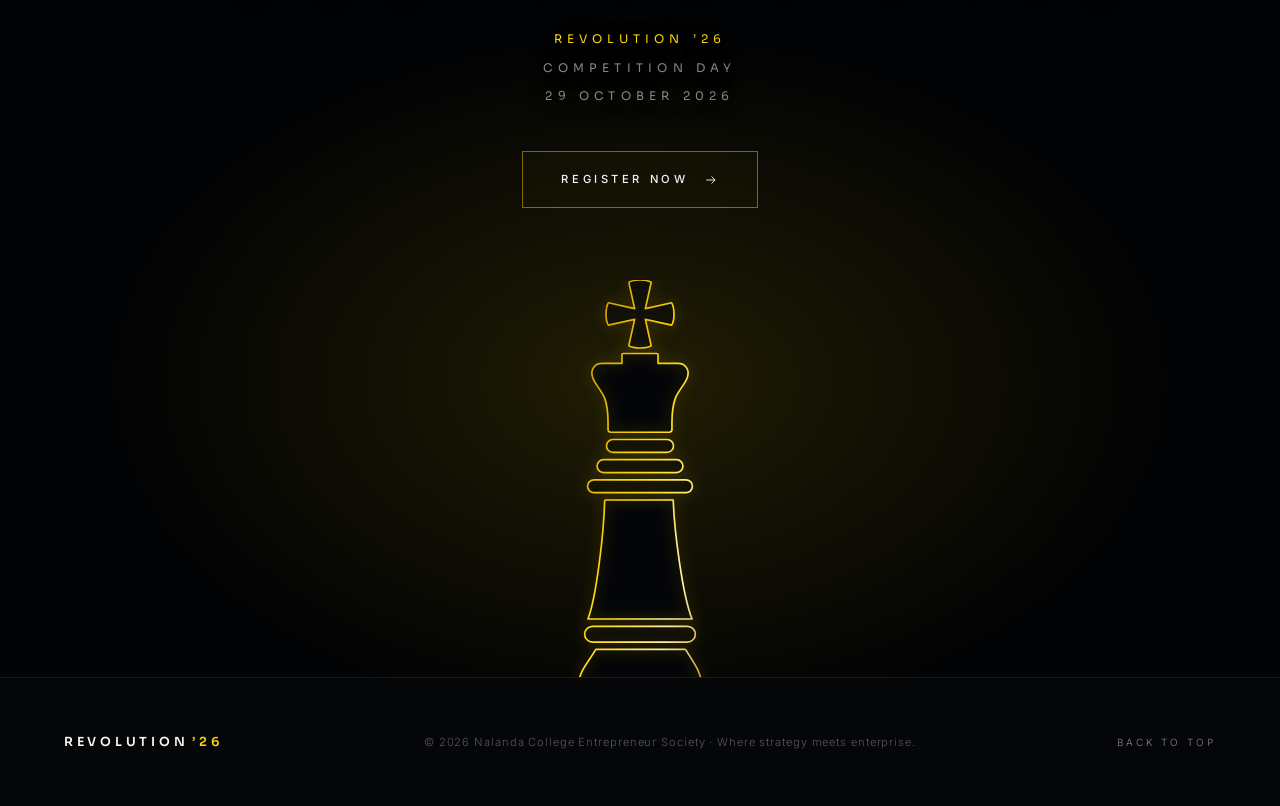
<file: register/register.html>
<!DOCTYPE html>
<html lang="en">
<head>
  <meta charset="utf-8">
  <meta name="viewport" content="width=device-width, initial-scale=1, viewport-fit=cover">
  <title>Register — REVOLUTION ’26 Competition Portal</title>
  <meta name="description" content="Official REVOLUTION ’26 Competition Registration Portal — choose your challenge and register. Nalanda College Entrepreneur Society. 29 October 2026.">
  <meta name="theme-color" content="#050608">
  <meta name="robots" content="index, follow">

  <link rel="preconnect" href="https://fonts.googleapis.com">
  <link rel="preconnect" href="https://fonts.gstatic.com" crossorigin>
  <link href="https://fonts.googleapis.com/css2?family=Inter:wght@300;400;500;600&family=Sora:wght@200;300;400;600;700&display=swap" rel="stylesheet">
  <link rel="stylesheet" href="../css/style.css">
  <link rel="stylesheet" href="../css/register.css">
  <script>document.documentElement.classList.add('js');</script>
  <noscript><style>.t-overlay { display: none; }</style></noscript>
</head>

<body class="reg">

  <a class="skip-link" href="#competitions">Skip to competitions</a>

  <!-- cinematic page transition (enter from landing / exit back home) -->
  <div class="t-overlay is-covering" id="tOverlay" aria-hidden="true"><i></i></div>

  <!-- shared cinematic overlays — visual continuity with the landing page -->
  <div class="stage-vignette" aria-hidden="true"></div>
  <div class="grain" aria-hidden="true"></div>

  <!-- ============================================================
       MINIMAL FIXED NAVIGATION
  ============================================================ -->
  <header class="rnav" id="rnav">
    <a class="rnav__brand" href="../index.html" data-exit>REVOLUTION<span>’26</span></a>
    <nav class="rnav__links" aria-label="Registration portal">
      <a href="../index.html" data-exit>Home</a>
      <a href="#competitions">Competitions</a>
      <a class="rnav__cta" href="https://docs.google.com/forms/d/e/1FAIpQLSdkMUWZlrEbM_ta3a6Tw9XIUkhkz52JKBB2Wfke_lTNaO7RQA/viewform?usp=header">Register</a>
    </nav>
  </header>

  <main>

    <!-- ============================================================
         HERO — REGISTRATION PORTAL
    ============================================================ -->
    <section class="rhero" id="top" aria-label="Enter the Revolution">
      <div class="rhero__bg" aria-hidden="true">
        <div class="rhero__board"></div>
        <svg class="rhero__lines" viewBox="0 0 1440 900" preserveAspectRatio="xMidYMid slice">
          <path pathLength="1" d="M120 780 L520 240" />
          <path pathLength="1" d="M520 240 L1120 430" />
          <path pathLength="1" d="M1120 430 L1330 150" />
          <path pathLength="1" d="M180 180 L640 640" />
          <circle pathLength="1" cx="520" cy="240" r="22" />
          <circle pathLength="1" cx="1120" cy="430" r="12" />
        </svg>
        <span class="rhero__dot" style="--x:14%; --y:26%; --d:0s"></span>
        <span class="rhero__dot" style="--x:38%; --y:64%; --d:1.4s"></span>
        <span class="rhero__dot" style="--x:64%; --y:32%; --d:2.6s"></span>
        <span class="rhero__dot" style="--x:82%; --y:70%; --d:.8s"></span>
        <span class="rhero__dot" style="--x:52%; --y:84%; --d:3.4s"></span>
      </div>

      <!-- The King — supplied transparent PNG (image/king.png) -->
      <div class="rhero__king" id="heroKing" aria-hidden="true">
        <img src="../image/king.png" alt="" width="1672" height="941" decoding="async" fetchpriority="high">
      </div>

      <a class="back-link" href="../" data-exit>&larr; Back to Revolution</a>

      <div class="wrap rhero__content">
        <p class="rhero__label">Nalanda College Entrepreneur Society</p>
        <h1 class="rhero__title" id="rTitle">Enter the Revolution</h1>
        <p class="rhero__sub">Revolution ’26</p>
        <p class="rhero__desc">Choose your challenge.<br>Make your move.<br>Build your impact.</p>
      </div>

      <div class="scroll-cue" aria-hidden="true">
        <span>Scroll</span>
        <i class="scroll-cue__line"></i>
      </div>
    </section>

    <!-- ============================================================
         REGISTRATION STATUS STRIP
    ============================================================ -->
     <section class="estrip" aria-label="Event details">
       <div class="estrip__inner">
         <b>Revolution ’26</b>
         <i aria-hidden="true"></i>
         <span>Competition Day</span>
         <i aria-hidden="true"></i>
         <b>29 October 2026</b>
         <i aria-hidden="true"></i>
         <span>Nalanda College Entrepreneur Society</span>
       </div>
     </section>

     <!-- ============================================================
          MAIN EVENT REGISTRATION
     ============================================================ -->
     <section class="sec main-reg-sec" id="main-registration" aria-label="Main event registration">
       <div class="wrap">
         <div class="main-reg-card">
           <div class="main-reg-card__inner">
             <div class="main-reg-card__glow" aria-hidden="true"></div>
             <div class="main-reg-card__border" aria-hidden="true"></div>
             <div class="main-reg-card__content">
               <p class="sec-label reveal">Main Event Registration</p>
               <h2 class="h-display reveal" style="--d:.08s">REGISTER FOR REVOLUTION ’26</h2>
               <p class="main-reg-card__sub reveal" style="--d:.12s">THE KING’S MOVE</p>
               <p class="main-reg-card__desc reveal" style="--d:.16s">Take your place in REVOLUTION ’26, the inter-school entrepreneurship competition organized by the Nalanda College Entrepreneur Society. Complete the official registration form to register for the event.</p>
                <div class="main-reg-card__actions">
                  <a class="btn btn--primary main-reg-btn reveal" style="--d:.24s" href="https://docs.google.com/forms/d/e/1FAIpQLSdkMUWZlrEbM_ta3a6Tw9XIUkhkz52JKBB2Wfke_lTNaO7RQA/viewform?usp=header" target="_blank" rel="noopener noreferrer" id="mainRegBtn" aria-label="Register for REVOLUTION ’26 (opens the official Google Form in a new tab)">
                    <span>REGISTER NOW</span>
                    <svg viewBox="0 0 24 24" width="14" height="14" aria-hidden="true"><path d="M4 12h15M13 6l6 6-6 6" fill="none" stroke="currentColor" stroke-width="1.6"/></svg>
                  </a>
                  <a class="btn btn--ghost main-reg-btn main-reg-btn--guide reveal" style="--d:.32s" href="https://drive.google.com/file/d/1wyhuX9Wu8zMv5ajw26EzY6bmR6Bo3TEQ/view?usp=sharing" target="_blank" rel="noopener noreferrer" id="mainGuideBtn" aria-label="View the main REVOLUTION ’26 event guidelines PDF (opens in a new tab)">
                    <span>VIEW MAIN EVENT GUIDELINES</span>
                    <svg viewBox="0 0 24 24" width="14" height="14" aria-hidden="true"><path d="M12 4v11M7 11l5 5 5-5M5 20h14" fill="none" stroke="currentColor" stroke-width="1.6"/></svg>
                  </a>
                </div>
             </div>
           </div>
         </div>
       </div>
     </section>

     <!-- ============================================================
          COMPETITIONS — CHOOSE YOUR MOVE
     ============================================================ -->
    <section class="sec rsec" id="competitions" aria-label="Choose your move">
      <div class="wrap">
        <p class="sec-label reveal">Registration Portal</p>
        <h2 class="h-display reveal" style="--d:.08s">Choose<br>your move</h2>
        <p class="lede rsec__sub reveal" style="--d:.16s">Five challenges. One revolution.</p>

        <div class="rgrid" id="rGrid">
          <noscript><p class="rgrid__nojs">Enable JavaScript to view the competitions and registration links.</p></noscript>
        </div>
      </div>
    </section>

    <!-- ============================================================
         MAKE YOUR MOVE — CINEMATIC SEPARATOR
    ============================================================ -->
    <section class="moveband" id="move" aria-label="Your move">
      <div class="wrap wrap--center">
        <h2 class="moveband__title reveal">Your move.</h2>
        <p class="moveband__sub reveal" style="--d:.12s">Which challenge will you take on?</p>
        <span class="moveband__line reveal" style="--d:.24s" aria-hidden="true"></span>
        <nav class="moveband__moves reveal" style="--d:.36s" id="moveNav" aria-label="Jump to a competition"></nav>
      </div>
    </section>

    <!-- ============================================================
         BEFORE YOU REGISTER
    ============================================================ -->
    <section class="sec" id="before" aria-label="Before you register">
      <div class="wrap">
        <p class="sec-label reveal">How it works</p>
        <h2 class="h-display h-display--sm reveal" style="--d:.08s">Before<br>you register</h2>

        <ol class="rsteps">
          <li class="rstep reveal" style="--d:.05s">
            <span class="rstep__num">01</span>
            <h3>Choose your challenge</h3>
            <p>Select the competition that matches your strengths.</p>
          </li>
          <li class="rstep reveal" style="--d:.15s">
            <span class="rstep__num">02</span>
            <h3>Read the details</h3>
            <p>Review the challenge requirements before registering.</p>
          </li>
          <li class="rstep reveal" style="--d:.25s">
            <span class="rstep__num">03</span>
            <h3>Complete the form</h3>
            <p>Submit the official Google Form.</p>
          </li>
          <li class="rstep reveal" style="--d:.35s">
            <span class="rstep__num">04</span>
            <h3>Make your move</h3>
            <p>Prepare for REVOLUTION ’26.</p>
          </li>
        </ol>
      </div>
    </section>

    <!-- ============================================================
         IMPORTANT DATES
    ============================================================ -->
    <section class="sec sec--dates" id="dates" aria-label="Important dates">
      <div class="wrap wrap--center">
        <p class="sec-label reveal">Schedule</p>
        <h2 class="h-display h-display--sm h-display--center reveal" style="--d:.08s">Important<br>dates</h2>

        <ol class="dates" id="datesList"></ol>
        <p class="dates__note reveal">Registration and submission deadlines are announced by the organizing committee. Competition Day is 29 October 2026.</p>
      </div>
    </section>

    <!-- ============================================================
         FAQ
    ============================================================ -->
    <section class="sec" id="faq" aria-label="Frequently asked questions">
      <div class="wrap wrap--faq">
        <p class="sec-label reveal">Questions</p>
        <h2 class="h-display h-display--sm reveal" style="--d:.08s">FAQ</h2>

        <div class="faq" id="faqList"></div>
      </div>
    </section>

    <!-- ============================================================
         FINAL CTA
    ============================================================ -->
    <section class="final" id="final" aria-label="Make your move">
      <div class="final__glow" aria-hidden="true"></div>

      <div class="final__king" id="finalKing" aria-hidden="true">
        <svg xmlns="http://www.w3.org/2000/svg" shape-rendering="geometricPrecision" text-rendering="geometricPrecision" image-rendering="optimizeQuality" fill-rule="evenodd" clip-rule="evenodd" viewBox="0 0 166 512.89">
          <defs>
            <linearGradient id="kingEdge" x1="0" y1="0" x2="1" y2="1">
              <stop offset="0" stop-color="#B8860B" />
              <stop offset=".45" stop-color="#FFD700" />
              <stop offset=".75" stop-color="#FFF2A8" />
              <stop offset="1" stop-color="#B8860B" />
            </linearGradient>
          </defs>
          <path class="king__fill" d="M41.08 261.18c-.98 39.54-9.97 115.81-19.86 141.36h123.56c-11.51-28.98-21.03-104.74-22.36-141.36H41.08zm9.8-71.77h64.24c4.21 0 7.65 3.48 7.65 7.65 0 4.16-3.48 7.64-7.65 7.64H50.88c-4.17 0-7.65-3.44-7.65-7.64 0-4.21 3.44-7.65 7.65-7.65zm-22.45 47.84h109.14c4.21 0 7.65 3.46 7.65 7.65s-3.46 7.64-7.65 7.64H28.43c-4.19 0-7.65-3.43-7.65-7.64 0-4.21 3.44-7.65 7.65-7.65zm11.22-23.92h86.7c4.2 0 7.64 3.47 7.64 7.65 0 4.17-3.47 7.64-7.64 7.64h-86.7c-4.17 0-7.64-3.44-7.64-7.64 0-4.21 3.44-7.65 7.64-7.65zM26.68 411.18h112.64c5.16 0 9.38 4.24 9.38 9.37 0 5.13-4.24 9.37-9.38 9.37H26.68c-5.14 0-9.38-4.21-9.38-9.37 0-5.16 4.22-9.37 9.38-9.37zM9.69 493.5h146.62c5.33 0 9.69 4.36 9.69 9.69 0 5.34-4.36 9.7-9.69 9.7H9.69c-5.33 0-9.69-4.36-9.69-9.7 0-5.33 4.36-9.69 9.69-9.69zm127.4-54.92c7.85 13.77 20.69 27.71 18.61 46.26H10.28c-2.09-18.55 12.49-32.49 20.33-46.26h106.48zM69.71 2.74c5.77-3.34 19.74-3.95 26.58 0L89.36 34l31.26-6.93c3.34 5.77 3.95 19.74 0 26.58l-31.26-6.93 6.93 31.26c-6.84 3.95-20.81 3.34-26.58 0l6.93-31.26-31.26 6.93c-3.95-6.84-3.34-20.81 0-26.58L76.64 34 69.71 2.74zm-6.63 84.53h39.84c.83 0 1.51.68 1.51 1.51v10.17h22.86c5.53-.09 9.35 2.2 11.29 5.67 6.48 11.61-8.85 23.4-13.55 35.59-3.98 10.35-4.09 18.84-4.09 29.54v7.88c0 1.73-1.42 3.15-3.15 3.15H48.21c-1.73 0-3.15-1.42-3.15-3.15v-7.88c0-10.7-.1-19.19-4.09-29.54-4.7-12.2-20.03-23.98-13.55-35.59 1.94-3.47 5.76-5.76 11.29-5.67h22.86V88.78c0-.83.68-1.51 1.51-1.51z" />
          <path class="king__edge" pathLength="1" d="M41.08 261.18c-.98 39.54-9.97 115.81-19.86 141.36h123.56c-11.51-28.98-21.03-104.74-22.36-141.36H41.08zm9.8-71.77h64.24c4.21 0 7.65 3.48 7.65 7.65 0 4.16-3.48 7.64-7.65 7.64H50.88c-4.17 0-7.65-3.44-7.65-7.64 0-4.21 3.44-7.65 7.65-7.65zm-22.45 47.84h109.14c4.21 0 7.65 3.46 7.65 7.65s-3.46 7.64-7.65 7.64H28.43c-4.19 0-7.65-3.43-7.65-7.64 0-4.21 3.44-7.65 7.65-7.65zm11.22-23.92h86.7c4.2 0 7.64 3.47 7.64 7.65 0 4.17-3.47 7.64-7.64 7.64h-86.7c-4.17 0-7.64-3.44-7.64-7.64 0-4.21 3.44-7.65 7.64-7.65zM26.68 411.18h112.64c5.16 0 9.38 4.24 9.38 9.37 0 5.13-4.24 9.37-9.38 9.37H26.68c-5.14 0-9.38-4.21-9.38-9.37 0-5.16 4.22-9.37 9.38-9.37zM9.69 493.5h146.62c5.33 0 9.69 4.36 9.69 9.69 0 5.34-4.36 9.7-9.69 9.7H9.69c-5.33 0-9.69-4.36-9.69-9.7 0-5.33 4.36-9.69 9.69-9.69zm127.4-54.92c7.85 13.77 20.69 27.71 18.61 46.26H10.28c-2.09-18.55 12.49-32.49 20.33-46.26h106.48zM69.71 2.74c5.77-3.34 19.74-3.95 26.58 0L89.36 34l31.26-6.93c3.34 5.77 3.95 19.74 0 26.58l-31.26-6.93 6.93 31.26c-6.84 3.95-20.81 3.34-26.58 0l6.93-31.26-31.26 6.93c-3.95-6.84-3.34-20.81 0-26.58L76.64 34 69.71 2.74zm-6.63 84.53h39.84c.83 0 1.51.68 1.51 1.51v10.17h22.86c5.53-.09 9.35 2.2 11.29 5.67 6.48 11.61-8.85 23.4-13.55 35.59-3.98 10.35-4.09 18.84-4.09 29.54v7.88c0 1.73-1.42 3.15-3.15 3.15H48.21c-1.73 0-3.15-1.42-3.15-3.15v-7.88c0-10.7-.1-19.19-4.09-29.54-4.7-12.2-20.03-23.98-13.55-35.59 1.94-3.47 5.76-5.76 11.29-5.67h22.86V88.78c0-.83.68-1.51 1.51-1.51z" />
        </svg>
      </div>

      <div class="wrap wrap--center final__content">
        <h2 class="final__title reveal">Make your move.</h2>
        <div class="final__meta reveal" style="--d:.14s">
          <p>Revolution ’26</p>
          <p>Competition Day</p>
          <p>29 October 2026</p>
        </div>
        <a class="btn final__btn reveal" style="--d:.26s" href="https://docs.google.com/forms/d/e/1FAIpQLSdkMUWZlrEbM_ta3a6Tw9XIUkhkz52JKBB2Wfke_lTNaO7RQA/viewform?usp=header" id="finalBtn">
          <span>Register now</span>
          <svg viewBox="0 0 24 24" width="14" height="14" aria-hidden="true"><path d="M4 12h15M13 6l6 6-6 6" fill="none" stroke="currentColor" stroke-width="1.6"/></svg>
        </a>
      </div>
    </section>
  </main>

  <footer class="footer">
    <div class="wrap footer__inner">
      <p class="footer__brand">REVOLUTION<span>’26</span></p>
      <p class="footer__copy">© 2026 Nalanda College Entrepreneur Society · Where strategy meets enterprise.</p>
      <a class="footer__top" href="#top" data-top>Back to top</a>
    </div>
  </footer>

  <script src="../js/register-config.js" defer></script>
  <script src="../js/register.js" defer></script>
</body>
</html>
</file>
<file: css/style.css>
/* ============================================================
   REVOLUTION ’26 — Nalanda College Entrepreneur Society
   Dark cinematic luxury + strategic enterprise

   ANIMATION ARCHITECTURE
   SYSTEM 1 (hero only) ......... cinematic frame sequence, canvas
   SYSTEM 2 (rest of page) ...... scroll reveals, lines, parallax
   ============================================================ */

/* ---------- Tokens ---------- */
:root {
  --bg:        #050608;
  --bg-2:      #0B0C10;
  --bg-3:      #111318;
  --gold:      #FFD700;
  --gold-deep: #B8860B;
  --cyan:      #00F2FE;
  --white:     #F5F5F5;
  --muted:     rgba(245, 245, 245, .54);
  --muted-2:   rgba(245, 245, 245, .34);
  --hairline:  rgba(255, 255, 255, .08);
  --gold-line: rgba(255, 215, 0, .22);

  --font-d: 'Sora', 'Inter', 'Helvetica Neue', Helvetica, Arial, sans-serif;
  --font-b: 'Inter', 'Helvetica Neue', Helvetica, Arial, sans-serif;

  --ease: cubic-bezier(.16, 1, .3, 1);
  --ease-soft: cubic-bezier(.4, 0, .2, 1);

  --pad: clamp(1.25rem, 5vw, 5rem);
  --nav-h: 5.25rem;

  /* only the hero gets extra scroll height (it drives the sequence) */
  --hero-h: 300vh;
  /* normal sections: content-sized, ~80–110vh */
  --sec-pad: clamp(4.5rem, 11vh, 8rem);
}

/* ---------- Reset / base ---------- */
*, *::before, *::after { box-sizing: border-box; }

html {
  -webkit-text-size-adjust: 100%;
  scroll-behavior: auto;
  color-scheme: dark;
}

/* overflow-x guard. `clip` does NOT create a scroll container —
   required so the hero's position:sticky can actually pin.
   (plain `hidden` on body silently breaks sticky scroll cinema) */
html, body {
  margin: 0;
  padding: 0;
  overflow-x: hidden;
  overflow-x: clip;
  background: var(--bg);
}

body {
  font-family: var(--font-b);
  font-weight: 300;
  font-size: 16px;
  line-height: 1.65;
  color: var(--white);
  -webkit-font-smoothing: antialiased;
  -moz-osx-font-smoothing: grayscale;
  text-rendering: optimizeLegibility;
}

body.is-loading { overflow: hidden; height: 100vh; }
body.menu-open  { overflow: hidden; }

img, svg, canvas { display: block; max-width: 100%; }
h1, h2, h3, h4, p, ul, ol, dl, dd, figure { margin: 0; }
ul, ol { padding: 0; list-style: none; }
a { color: inherit; text-decoration: none; }
button { font: inherit; color: inherit; background: none; border: 0; cursor: pointer; }
::selection { background: rgba(255, 215, 0, .28); color: #fff; }

.skip-link {
  position: fixed;
  top: -100%;
  left: 1rem;
  z-index: 300;
  padding: .7rem 1.1rem;
  background: var(--gold);
  color: #050608;
  font-size: .75rem;
  letter-spacing: .16em;
  text-transform: uppercase;
}
.skip-link:focus { top: 1rem; }

:focus-visible {
  outline: 1px solid rgba(255, 215, 0, .7);
  outline-offset: 4px;
}

/* ---------- Shared layout ---------- */
.wrap {
  position: relative;
  width: min(100% - (var(--pad) * 2), 1320px);
  margin-inline: auto;
  z-index: 2;
}
.wrap--center { text-align: center; }

.sec {
  position: relative;
  z-index: 1;
  isolation: isolate;
  padding: var(--sec-pad) 0;
  background:
    radial-gradient(120% 90% at 50% 0%, rgba(17, 19, 24, .75), transparent 62%),
    var(--bg);
  overflow: hidden;
}
.sec + .sec { border-top: 1px solid rgba(255, 255, 255, .045); }

/* ---------- Type system ---------- */
.sec-label {
  font-size: .68rem;
  font-weight: 500;
  letter-spacing: .42em;
  text-transform: uppercase;
  color: var(--gold);
  opacity: .82;
}

.h-display {
  font-family: var(--font-d);
  font-weight: 600;
  font-size: clamp(2.7rem, 8vw, 7rem);
  line-height: .96;
  letter-spacing: -.035em;
  text-transform: uppercase;
  color: var(--white);
}
.h-display--sm { font-size: clamp(2.1rem, 5.6vw, 4.6rem); }
.h-display--center { text-align: center; }
.h-display--stack span { display: block; }
.gold {
  background: linear-gradient(100deg, var(--gold) 10%, var(--gold-deep) 60%, var(--gold) 95%);
  -webkit-background-clip: text;
  background-clip: text;
  color: transparent;
}

.lede {
  max-width: 36ch;
  margin-top: clamp(1.4rem, 3vw, 2.2rem);
  font-size: clamp(1rem, 1.35vw, 1.2rem);
  line-height: 1.75;
  color: var(--muted);
  font-weight: 300;
}

/* ---------- Reveal system (SYSTEM 2) ---------- */
.js .reveal {
  opacity: 0;
  transform: translate3d(0, 28px, 0);
  transition: opacity .95s var(--ease), transform 1.05s var(--ease);
  transition-delay: var(--d, 0s);
}
.js .reveal.is-in { opacity: 1; transform: none; }

.mask { display: block; overflow: hidden; }
.mask > i { display: block; font-style: normal; }
/* masks live inside hero .phase blocks: hidden until the phase
   itself is revealed (opening on load, the rest on first sight) */
.js .phase .mask > i {
  transform: translate3d(0, 110%, 0);
  transition: transform 1.35s var(--ease);
}
.is-ready .phase--opening .mask > i,
.phase.is-in .mask > i { transform: none; }

/* ============================================================
   LOADER
   ============================================================ */
.loader {
  position: fixed;
  inset: 0;
  z-index: 250;
  display: grid;
  place-items: center;
  background: var(--bg);
  transition: opacity 1.1s var(--ease-soft), visibility 1.1s;
}
.loader::after {
  content: "";
  position: absolute;
  inset: 0;
  background: radial-gradient(60% 50% at 50% 55%, rgba(255, 215, 0, .05), transparent 70%);
  pointer-events: none;
}
.loader.is-done { opacity: 0; visibility: hidden; }

.loader__inner {
  position: relative;
  width: min(84vw, 460px);
  text-align: center;
}
.loader__eyebrow {
  font-size: .62rem;
  letter-spacing: .5em;
  text-transform: uppercase;
  color: var(--muted-2);
  animation: loaderPulse 2.4s var(--ease-soft) infinite;
}
.loader__title {
  margin-top: 1.1rem;
  font-family: var(--font-d);
  font-size: clamp(1.5rem, 5vw, 2.3rem);
  font-weight: 600;
  letter-spacing: .3em;
  text-transform: uppercase;
  color: var(--white);
}
.loader__title span { color: var(--gold); }
.loader__bar {
  margin-top: 2.2rem;
  height: 1px;
  background: rgba(255, 255, 255, .1);
  overflow: hidden;
}
.loader__bar i {
  display: block;
  height: 100%;
  width: 100%;
  background: linear-gradient(90deg, var(--gold-deep), var(--gold));
  transform: scaleX(0);
  transform-origin: 0 50%;
  transition: transform .5s var(--ease-soft);
}
.loader__pct {
  margin-top: .9rem;
  font-size: .64rem;
  letter-spacing: .34em;
  color: var(--muted-2);
}
.loader__pct em { font-style: normal; opacity: .6; }

@keyframes loaderPulse {
  0%, 100% { opacity: .45; }
  50% { opacity: .9; }
}

/* ============================================================
   CUSTOM CURSOR
   ============================================================ */
.cursor {
  position: fixed;
  top: 0;
  left: 0;
  z-index: 280;
  pointer-events: none;
  opacity: 0;
  transition: opacity .4s;
}
.cursor.is-on { opacity: 1; }
.cursor__dot,
.cursor__ring {
  position: absolute;
  top: 0;
  left: 0;
  border-radius: 50%;
  transform: translate(-50%, -50%);
}
.cursor__dot {
  width: 5px;
  height: 5px;
  background: var(--gold);
  box-shadow: 0 0 12px rgba(255, 215, 0, .8);
}
.cursor__ring {
  width: 34px;
  height: 34px;
  border: 1px solid rgba(255, 215, 0, .45);
  transition: width .35s var(--ease), height .35s var(--ease),
              border-color .35s var(--ease), background-color .35s var(--ease);
}
.cursor.is-active .cursor__ring {
  width: 62px;
  height: 62px;
  border-color: rgba(255, 215, 0, .85);
  background: rgba(255, 215, 0, .06);
}
.cursor.is-down .cursor__ring { width: 24px; height: 24px; }

/* ============================================================
   GLOBAL CINEMATIC OVERLAYS (visual continuity only — no canvas)
   ============================================================ */
.stage-vignette {
  position: fixed;
  inset: 0;
  z-index: 40;
  pointer-events: none;
  background: radial-gradient(135% 115% at 50% 50%, transparent 48%, rgba(0, 0, 0, .5) 100%);
}

.grain {
  position: fixed;
  inset: -60px;
  z-index: 45;
  pointer-events: none;
  opacity: .05;
  background-image: url("data:image/svg+xml,%3Csvg xmlns='http://www.w3.org/2000/svg' width='240' height='240'%3E%3Cfilter id='n'%3E%3CfeTurbulence type='fractalNoise' baseFrequency='.85' numOctaves='3' stitchTiles='stitch'/%3E%3C/filter%3E%3Crect width='100%25' height='100%25' filter='url(%23n)'/%3E%3C/svg%3E");
  animation: grainShift 1.1s steps(3) infinite;
  will-change: transform;
}
@keyframes grainShift {
  0%   { transform: translate3d(0, 0, 0); }
  33%  { transform: translate3d(-18px, 12px, 0); }
  66%  { transform: translate3d(14px, -16px, 0); }
  100% { transform: translate3d(0, 0, 0); }
}

/* Cinematic page transition between landing and /register.
   States (set on #tOverlay):
   .is-covering — solid black (register page initial, waiting to reveal)
   .is-revealing — black lifting away + gold line retracting right
   .is-exiting — black sweeping in + gold line sweeping left→right,
                 then the browser navigates */
.t-overlay {
  position: fixed;
  inset: 0;
  z-index: 400;
  pointer-events: none;
  background: #000;
  opacity: 0;
  transition: opacity .55s var(--ease);
}
.t-overlay i {
  position: absolute;
  left: 0;
  top: 50%;
  width: 100%;
  height: 1px;
  background: linear-gradient(90deg, transparent, var(--gold) 30%, var(--gold) 70%, transparent);
  transform: scaleX(0);
  transform-origin: 0 50%;
  transition: transform .6s var(--ease);
}
.t-overlay.is-covering,
.t-overlay.is-exiting {
  opacity: 1;
  pointer-events: auto;
}
.t-overlay.is-covering i,
.t-overlay.is-exiting i {
  transform: scaleX(1);
}
.t-overlay.is-revealing {
  opacity: 0;
  transition-duration: .75s;
}
.t-overlay.is-revealing i {
  transform: scaleX(0);
  transform-origin: 100% 50%;
  transition: transform .65s var(--ease);
}

/* ============================================================
   NAVIGATION
   ============================================================ */
.nav {
  position: fixed;
  top: 0;
  left: 0;
  right: 0;
  z-index: 120;
  height: var(--nav-h);
  display: flex;
  align-items: center;
  justify-content: space-between;
  padding: 0 var(--pad);
  transition: background-color .6s var(--ease-soft), backdrop-filter .6s, border-color .6s, transform .6s var(--ease);
  border-bottom: 1px solid transparent;
}
.nav.is-scrolled {
  background: rgba(5, 6, 8, .78);
  backdrop-filter: blur(14px);
  -webkit-backdrop-filter: blur(14px);
  border-bottom-color: var(--hairline);
}
.nav.is-hidden { transform: translate3d(0, -100%, 0); }

.nav__brand {
  font-family: var(--font-d);
  font-size: .82rem;
  font-weight: 600;
  letter-spacing: .34em;
  text-transform: uppercase;
  color: var(--white);
}
.nav__brand span { color: var(--gold); margin-left: .35em; }

.nav__right { display: flex; align-items: center; gap: clamp(1rem, 3vw, 2.6rem); }

.nav__meta {
  font-size: .6rem;
  letter-spacing: .3em;
  text-transform: uppercase;
  color: var(--muted-2);
}

.nav__btn {
  display: flex;
  align-items: center;
  gap: .8rem;
  padding: .55rem 0;
}
.nav__btn-label {
  font-size: .66rem;
  font-weight: 500;
  letter-spacing: .34em;
  text-transform: uppercase;
  color: var(--white);
  transition: color .4s;
}
.nav__btn:hover .nav__btn-label { color: var(--gold); }
.nav__btn-icon { display: grid; gap: 5px; width: 26px; }
.nav__btn-icon i {
  display: block;
  height: 1px;
  background: var(--white);
  transition: transform .5s var(--ease), background-color .4s;
}
.nav__btn-icon i:last-child { width: 60%; justify-self: end; }
.nav__btn:hover .nav__btn-icon i { background: var(--gold); }
body.menu-open .nav__btn-icon i:first-child { transform: translateY(3px) rotate(45deg); }
body.menu-open .nav__btn-icon i:last-child  { width: 100%; transform: translateY(-3px) rotate(-45deg); }

/* ---------- Fullscreen menu ---------- */
.menu {
  position: fixed;
  inset: 0;
  z-index: 110;
  visibility: hidden;
  pointer-events: none;
}
.menu__bg {
  position: absolute;
  inset: 0;
  background:
    linear-gradient(180deg, rgba(5, 6, 8, .97), rgba(11, 12, 16, .98)),
    radial-gradient(70% 60% at 80% 20%, rgba(255, 215, 0, .07), transparent 70%);
  transform: translate3d(0, -100%, 0);
  transition: transform .95s var(--ease);
}
.menu__inner {
  position: relative;
  height: 100%;
  display: flex;
  flex-direction: column;
  justify-content: center;
  gap: clamp(1.5rem, 4vh, 3rem);
  padding: calc(var(--nav-h) + 2rem) var(--pad) 3rem;
  opacity: 0;
  transition: opacity .5s var(--ease-soft);
}
body.menu-open .menu { visibility: visible; pointer-events: auto; }
body.menu-open .menu__bg { transform: none; }
body.menu-open .menu__inner { opacity: 1; transition-delay: .35s; }

.menu__label {
  font-size: .62rem;
  letter-spacing: .46em;
  text-transform: uppercase;
  color: var(--gold);
  opacity: .75;
}
.menu__list { display: grid; gap: clamp(.2rem, 1.6vh, .9rem); }
.menu__list a {
  display: flex;
  align-items: baseline;
  gap: clamp(1rem, 3vw, 2.4rem);
  font-family: var(--font-d);
  font-size: clamp(1.7rem, 5.6vh, 3.6rem);
  font-weight: 300;
  line-height: 1.16;
  letter-spacing: -.02em;
  text-transform: uppercase;
  color: var(--muted);
  transform: translate3d(0, 60px, 0);
  opacity: 0;
  transition: transform .9s var(--ease), opacity .9s var(--ease), color .4s;
  transition-delay: calc(.35s + var(--i) * .07s);
}
body.menu-open .menu__list a { transform: none; opacity: 1; }
.menu__list a:hover { color: var(--white); }
.menu__num {
  font-family: var(--font-b);
  font-size: .66rem;
  font-weight: 500;
  letter-spacing: .3em;
  color: var(--gold);
  opacity: .7;
}
.menu__word { position: relative; }
.menu__word::after {
  content: "";
  position: absolute;
  left: 0;
  bottom: -.12em;
  width: 100%;
  height: 1px;
  background: var(--gold);
  transform: scaleX(0);
  transform-origin: 0 50%;
  transition: transform .7s var(--ease);
}
.menu__list a:hover .menu__word::after { transform: scaleX(1); }

.menu__foot {
  display: flex;
  flex-wrap: wrap;
  gap: clamp(1.5rem, 5vw, 4rem);
  padding-top: clamp(1rem, 3vh, 2rem);
  border-top: 1px solid var(--hairline);
  opacity: 0;
  transition: opacity .7s var(--ease-soft);
  transition-delay: .7s;
}
body.menu-open .menu__foot { opacity: 1; }
.menu__foot .k {
  display: block;
  font-size: .58rem;
  letter-spacing: .34em;
  text-transform: uppercase;
  color: var(--muted-2);
  margin-bottom: .35rem;
}
.menu__foot .v { font-size: .84rem; color: var(--white); letter-spacing: .04em; }

/* ---------- Progress rail ---------- */
.progress {
  position: fixed;
  right: clamp(.8rem, 2vw, 1.7rem);
  top: 50%;
  transform: translateY(-50%);
  z-index: 100;
  display: grid;
  justify-items: center;
  gap: .7rem;
  pointer-events: none;
}
.progress__num {
  font-size: .58rem;
  font-weight: 500;
  letter-spacing: .2em;
  color: var(--gold);
}
.progress__num--total { color: var(--muted-2); }
.progress__track {
  position: relative;
  width: 1px;
  height: clamp(110px, 24vh, 220px);
  background: rgba(255, 255, 255, .12);
  overflow: hidden;
}
.progress__track i {
  position: absolute;
  inset: 0;
  background: linear-gradient(180deg, var(--gold), var(--gold-deep));
  transform: scaleY(0);
  transform-origin: 0 0;
  will-change: transform;
}

/* ============================================================
   01 — HERO  (SYSTEM 1: the only cinematic frame sequence)
   ============================================================ */
.hero {
  position: relative;
  z-index: 1;
  height: var(--hero-h);
  background: var(--bg);
}

/* .hero = scroll wrapper (300vh of scroll distance).
   .hero__sticky = the pinned cinematic viewport.
   --vh is set to the exact innerHeight px by JS so the sticky box
   always matches the scroll math (no gap, no early release). */
.hero__sticky {
  position: sticky;
  top: 0;
  height: var(--vh, 100vh);
  overflow: hidden;
}

/* cinematic container — scoped to the hero, ends at its bottom */
.hero__cinematic {
  position: absolute;
  inset: 0;
  z-index: 0;
}
.hero__canvas {
  position: absolute;
  inset: 0;
  width: 100%;
  height: 100%;
  background: var(--bg);
}
.hero__scrim {
  position: absolute;
  inset: 0;
  background:
    radial-gradient(75% 60% at 50% 55%, transparent 30%, rgba(5, 6, 8, .55) 100%),
    linear-gradient(180deg, rgba(5, 6, 8, .72) 0%, rgba(5, 6, 8, .28) 42%, rgba(5, 6, 8, .8) 100%);
  will-change: opacity;
}
.hero__lines {
  position: absolute;
  inset: 0;
  width: 100%;
  height: 100%;
  pointer-events: none;
}
.hero__lines path,
.hero__lines circle {
  fill: none;
  stroke: rgba(255, 215, 0, .6);
  stroke-width: 1.1;
  stroke-dasharray: 1;
  stroke-dashoffset: 1;
  vector-effect: non-scaling-stroke;
}
.hero__lines circle { stroke: rgba(0, 242, 254, .5); }

.hero__content {
  position: absolute;
  inset: 0;
  z-index: 2;
}

/* ---------- cinematic text phases ----------
   One .phase block per beat of the hero timeline. opacity and
   transform are written per frame from heroTimeline (scroll.js)
   — the single progress value drives frames, HUD and typography
   together. The radial backdrop is part of the phase, so it
   fades with the text (a dissolve, not a text box). */
.phase {
  position: absolute;
  inset: 0;
  display: grid;
  place-content: center;
  justify-items: center;
  text-align: center;
  padding: calc(var(--nav-h) + 1rem) clamp(24px, 6vw, 100px) 5.5rem;
  opacity: 0;
  will-change: opacity, transform;
  background: radial-gradient(54% 46% at 50% 50%, rgba(5, 6, 8, .44), transparent 72%);
}
.phase--opening { opacity: 1; }

/* chapter card — lower-left */
.phase--chapter {
  place-content: end start;
  justify-items: start;
  text-align: left;
  padding-left: max(clamp(24px, 6vw, 100px), 8vw);
  padding-bottom: clamp(5.5rem, 18vh, 10rem);
  background: radial-gradient(44% 54% at 24% 66%, rgba(5, 6, 8, .55), transparent 74%);
}
/* the five beats — center-left */
.phase--beat {
  place-content: center start;
  justify-items: start;
  text-align: left;
  padding-left: max(clamp(24px, 6vw, 100px), 12vw);
  background: radial-gradient(40% 48% at 24% 50%, rgba(5, 6, 8, .55), transparent 74%);
}
/* climax + finale — centered over the board glow */
.phase--checkmate { background: radial-gradient(56% 44% at 50% 50%, rgba(5, 6, 8, .5), transparent 74%); }
.phase--finale    { background: radial-gradient(58% 44% at 50% 54%, rgba(5, 6, 8, .5), transparent 74%); }

.phase__kicker {
  font-size: clamp(.6rem, 1vw, .7rem);
  font-weight: 500;
  letter-spacing: .5em;
  text-transform: uppercase;
  color: var(--gold);
  margin-bottom: clamp(.8rem, 2vh, 1.3rem);
}
.phase__chapter {
  font-family: var(--font-d);
  font-weight: 600;
  font-size: clamp(1.6rem, 4.4vw, 3.4rem);
  line-height: 1.06;
  letter-spacing: .1em;
  text-transform: uppercase;
  color: var(--white);
  text-shadow: 0 20px 60px rgba(0, 0, 0, .85), 0 4px 22px rgba(0, 0, 0, .6);
}
.phase__rule {
  display: block;
  width: clamp(44px, 5vw, 76px);
  height: 1px;
  background: linear-gradient(90deg, var(--gold), transparent);
}
.phase--chapter .phase__rule { margin-bottom: clamp(1rem, 2.6vh, 1.6rem); }
.phase--beat .phase__rule {
  width: clamp(36px, 3.6vw, 56px);
  margin-top: clamp(.9rem, 2.4vh, 1.5rem);
}
.phase__idx {
  font-size: .6rem;
  font-weight: 500;
  letter-spacing: .42em;
  color: var(--gold);
  opacity: .85;
  margin-bottom: .65rem;
}
.phase__word {
  font-family: var(--font-d);
  font-weight: 700;
  font-size: clamp(2.7rem, 8.5vw, 7.2rem);
  line-height: .95;
  letter-spacing: -.02em;
  text-transform: uppercase;
  color: var(--white);
  text-shadow: 0 24px 70px rgba(0, 0, 0, .85), 0 6px 26px rgba(0, 0, 0, .6);
}
.phase__word--gold {
  background: linear-gradient(100deg, var(--gold) 5%, #fff2a8 45%, var(--gold-deep) 95%);
  -webkit-background-clip: text;
  background-clip: text;
  color: transparent;
  font-size: clamp(3rem, 11vw, 9.5rem);
  letter-spacing: .01em;
}
.phase__rule--wide {
  width: clamp(72px, 9vw, 150px);
  margin-top: clamp(1.2rem, 3vh, 2rem);
  background: linear-gradient(90deg, transparent, var(--gold), transparent);
}
.phase__finale-line {
  font-family: var(--font-d);
  font-weight: 300;
  font-size: clamp(1.05rem, 2.6vw, 1.9rem);
  letter-spacing: .12em;
  color: var(--white);
  text-shadow: 0 18px 50px rgba(0, 0, 0, .85);
}
.phase__finale-date {
  margin-top: clamp(.9rem, 2.4vh, 1.5rem);
  font-size: clamp(.58rem, 1.05vw, .68rem);
  letter-spacing: .44em;
  text-transform: uppercase;
  color: var(--muted);
}
.phase__finale-date b { color: var(--gold); font-weight: 500; }

.phase--revolution .hero__title { margin-top: 0; }

.hero__eyebrow {
  font-size: clamp(.6rem, 1.1vw, .7rem);
  font-weight: 500;
  letter-spacing: .52em;
  text-transform: uppercase;
  color: var(--gold);
  line-height: 2.1;
  opacity: .9;
}
.hero__title {
  margin-top: clamp(1.2rem, 3.5vh, 2.4rem);
  max-width: 100%;
  font-family: var(--font-d);
  font-weight: 700;
  /* REVOLUTION measures 6.46em — 11vw keeps 50px+ gutters at 360px */
  font-size: clamp(2.25rem, 11vw, 16rem);
  line-height: .88;
  letter-spacing: -.045em;
  text-transform: uppercase;
  color: var(--white);
  text-shadow: 0 24px 90px rgba(0, 0, 0, .75);
}
.mask--year { margin-top: .04em; }
.mask--year > i {
  background: linear-gradient(100deg, var(--gold) 5%, #fff2a8 45%, var(--gold-deep) 95%);
  -webkit-background-clip: text;
  background-clip: text;
  color: transparent;
}
.is-ready .hero__title .mask > i { transition-duration: 1.6s; transition-delay: .35s; }
.is-ready .hero__eyebrow .mask:nth-child(1) > i { transition-delay: .15s; }
.is-ready .hero__eyebrow .mask:nth-child(2) > i { transition-delay: .25s; }
.is-ready .hero__sub .mask > i { transition-delay: .75s; }
/* the title's mask plays when its PHASE first lights up — keep it
   brisk so even a fast scrub through 0.17→0.36 catches it */
.phase.is-in .hero__title .mask > i { transition-duration: 1.05s; transition-delay: .06s; }

.hero__sub {
  margin-top: clamp(1.1rem, 3vh, 2rem);
  font-size: clamp(.66rem, 1.4vw, .84rem);
  font-weight: 400;
  letter-spacing: .72em;
  text-transform: uppercase;
  color: var(--white);
  opacity: .92;
}
.hero__tag {
  margin-top: clamp(1.4rem, 3.5vh, 2.4rem);
  font-size: clamp(.86rem, 1.5vw, 1.05rem);
  font-weight: 300;
  letter-spacing: .1em;
  color: var(--muted);
}
.js .hero__tag {
  opacity: 0;
  transform: translate3d(0, 16px, 0);
  transition: opacity 1.4s var(--ease) 1.35s, transform 1.4s var(--ease) 1.35s;
}
.js .is-ready .hero__tag { opacity: 1; transform: none; }

.hero__hud {
  position: absolute;
  left: var(--pad);
  right: var(--pad);
  bottom: clamp(1.2rem, 4vh, 2.4rem);
  z-index: 3;
  display: flex;
  align-items: center;
  gap: 1.4rem;
  font-size: .58rem;
  letter-spacing: .3em;
  text-transform: uppercase;
  color: var(--muted-2);
  opacity: 0;
  will-change: opacity;
}
.hero__hud b { font-weight: 500; color: var(--gold); }
.hud__item--right { margin-left: auto; }
.hud__bar {
  position: absolute;
  left: 0;
  right: 0;
  bottom: -.7rem;
  height: 1px;
  background: rgba(255, 255, 255, .1);
}
.hud__bar i {
  display: block;
  height: 100%;
  width: 100%;
  background: linear-gradient(90deg, var(--gold-deep), var(--gold));
  transform: scaleX(0);
  transform-origin: 0 50%;
  will-change: transform;
}

.scroll-cue {
  position: absolute;
  bottom: clamp(1.4rem, 4vh, 2.6rem);
  left: 50%;
  transform: translateX(-50%);
  z-index: 3;
  display: grid;
  justify-items: center;
  gap: .8rem;
  font-size: .56rem;
  letter-spacing: .46em;
  text-transform: uppercase;
  color: var(--muted-2);
  will-change: opacity;
}
.js .scroll-cue { opacity: 0; transition: opacity 1s var(--ease-soft) 1.9s; }
.js .is-ready .scroll-cue { opacity: 1; }
.scroll-cue__line {
  position: relative;
  width: 1px;
  height: 54px;
  background: rgba(255, 255, 255, .14);
  overflow: hidden;
}
.scroll-cue__line::after {
  content: "";
  position: absolute;
  left: 0;
  top: 0;
  width: 100%;
  height: 40%;
  background: var(--gold);
  animation: cueDrop 2.2s var(--ease-soft) infinite;
}
@keyframes cueDrop {
  0%   { transform: translateY(-110%); }
  70%  { transform: translateY(260%); }
  100% { transform: translateY(260%); }
}

/* ============================================================
   02 — STRATEGY
   ============================================================ */
.steps {
  margin-top: clamp(3rem, 7vh, 5rem);
  display: grid;
  grid-template-columns: repeat(3, 1fr);
  gap: clamp(1.5rem, 4vw, 4rem);
}
.step { position: relative; padding-top: 1.8rem; }
.step__num {
  display: block;
  font-family: var(--font-d);
  font-size: .72rem;
  font-weight: 500;
  letter-spacing: .3em;
  color: var(--gold);
  opacity: .85;
}
.step__line {
  position: absolute;
  top: 0;
  left: 0;
  width: 100%;
  height: 1px;
  background: var(--hairline);
  overflow: hidden;
}
.step__line::after {
  content: "";
  position: absolute;
  inset: 0;
  background: linear-gradient(90deg, var(--gold), rgba(255, 215, 0, 0));
  transform: scaleX(0);
  transform-origin: 0 50%;
  transition: transform 1.4s var(--ease);
  transition-delay: calc(var(--d, 0s) + .3s);
}
.reveal.is-in .step__line::after { transform: scaleX(1); }
.step h3 {
  margin-top: 1.1rem;
  font-family: var(--font-d);
  font-size: clamp(1.5rem, 2.6vw, 2.2rem);
  font-weight: 300;
  letter-spacing: .1em;
  text-transform: uppercase;
  color: var(--white);
}
.step p {
  margin-top: .9rem;
  max-width: 30ch;
  font-size: .92rem;
  line-height: 1.75;
  color: var(--muted);
}

/* ============================================================
   03 — BREAK THE PATTERN (static, chess-grid, CSS only)
   ============================================================ */
.sec--pattern {
  background:
    radial-gradient(80% 70% at 12% 88%, rgba(255, 215, 0, .07), transparent 62%),
    radial-gradient(70% 60% at 88% 12%, rgba(0, 242, 254, .04), transparent 60%),
    linear-gradient(180deg, var(--bg), var(--bg-2) 55%, var(--bg));
}
.pattern__grid {
  position: absolute;
  inset: 0;
  z-index: 0;
  background-image:
    linear-gradient(rgba(245, 245, 245, .05) 1px, transparent 1px),
    linear-gradient(90deg, rgba(245, 245, 245, .05) 1px, transparent 1px);
  background-size: 12.5% 16.666%;           /* chessboard-like 8 x 6 field */
  -webkit-mask-image: radial-gradient(75% 75% at 50% 50%, #000 25%, transparent 100%);
  mask-image: radial-gradient(75% 75% at 50% 50%, #000 25%, transparent 100%);
  opacity: .8;
}
.pattern__glow {
  position: absolute;
  inset: 0;
  z-index: 0;
  background: radial-gradient(45% 40% at 50% 110%, rgba(255, 215, 0, .14), transparent 70%);
}
.pattern__moves {
  position: absolute;
  inset: 0;
  width: 100%;
  height: 100%;
  z-index: 1;
  pointer-events: none;
}
.pattern__moves path {
  fill: none;
  stroke: rgba(255, 215, 0, .5);
  stroke-width: 1.2;
  stroke-dasharray: 1;
  stroke-dashoffset: 1;
  vector-effect: non-scaling-stroke;
}
.pattern__moves circle {
  fill: none;
  stroke: rgba(255, 215, 0, .85);
  stroke-width: 1.2;
  stroke-dasharray: 1;
  stroke-dashoffset: 1;
  vector-effect: non-scaling-stroke;
}
.js .pattern__moves path,
.js .pattern__moves circle {
  transition: stroke-dashoffset 1.8s var(--ease) .3s;
}
.js .pattern__moves.is-in path,
.js .pattern__moves.is-in circle { stroke-dashoffset: 0; }

.pattern__layout {
  display: grid;
  grid-template-columns: 1.1fr .9fr;
  gap: clamp(2rem, 6vw, 5rem);
  align-items: end;
}
.pattern__left .h-display { margin-top: 1.3rem; }
.pattern__right { display: grid; gap: clamp(2rem, 5vh, 3.4rem); padding-bottom: .6rem; }

.pattern__statement {
  position: relative;
  padding-left: clamp(1.4rem, 3vw, 2.6rem);
  max-width: 30ch;
  font-family: var(--font-d);
  font-size: clamp(1.05rem, 1.8vw, 1.45rem);
  font-weight: 300;
  line-height: 1.55;
  letter-spacing: .02em;
  color: var(--white);
}
.pattern__rule {
  position: absolute;
  left: 0;
  top: .35em;
  width: 1px;
  height: calc(100% - .5em);
  background: linear-gradient(180deg, var(--gold), rgba(255, 215, 0, .1));
}
.pattern__statement--gold { color: var(--gold); }
.pattern__statement--gold .pattern__rule { background: linear-gradient(180deg, var(--cyan), rgba(0, 242, 254, .05)); }

/* ============================================================
   04 — ENTERPRISE (two-column editorial layout)
   ============================================================ */
.enterprise__layout {
  display: grid;
  grid-template-columns: 1.05fr .95fr;
  gap: clamp(2rem, 6vw, 5rem);
  align-items: center;
}
.enterprise__intro .h-display { margin-top: 1.3rem; }
.enterprise__intro .lede { margin-top: clamp(1.2rem, 3vh, 2rem); }

.flow {
  display: grid;
  justify-items: start;
  padding-left: clamp(1rem, 3vw, 3rem);
  border-left: 1px solid var(--hairline);
}
.flow__step { position: relative; }
.flow__word {
  display: inline-block;
  font-family: var(--font-d);
  font-size: clamp(1.8rem, 5vw, 3.9rem);
  font-weight: 300;
  line-height: 1.22;
  letter-spacing: .02em;
  text-transform: uppercase;
  color: var(--white);
}
.flow__arrow {
  display: block;
  height: clamp(40px, 5.5vh, 62px);
  padding-left: .3em;
}
.flow__arrow i {
  display: block;
  width: 1px;
  height: 100%;
  background: linear-gradient(180deg, rgba(255, 215, 0, .7), rgba(255, 215, 0, .12));
  transition: transform 1s var(--ease);
  transition-delay: var(--d, 0s);
}
.js .flow__arrow i { transform: scaleY(0); transform-origin: 0 0; }
.js .flow__arrow.is-in i { transform: scaleY(1); }

/* ============================================================
   05 — THE COMPETITION (editorial grid)
   ============================================================ */
.sec--competition {
  background:
    radial-gradient(90% 70% at 85% 15%, rgba(255, 215, 0, .055), transparent 60%),
    linear-gradient(180deg, var(--bg-2), var(--bg) 70%);
}
.comp__ghost {
  position: absolute;
  right: -3vw;
  top: 0;
  height: 100%;
  display: flex;
  align-items: center;
  z-index: 0;
  font-family: var(--font-d);
  font-size: clamp(12rem, 34vw, 30rem);
  font-weight: 700;
  line-height: .8;
  letter-spacing: -.06em;
  color: transparent;
  -webkit-text-stroke: 1px rgba(255, 215, 0, .1);
  pointer-events: none;
  user-select: none;
  will-change: transform;
}
.comp__identity {
  margin-top: clamp(1.8rem, 4vh, 3rem);
  display: flex;
  align-items: center;
  gap: clamp(1rem, 3vw, 2.4rem);
  flex-wrap: wrap;
}
.comp__name {
  font-family: var(--font-d);
  font-size: clamp(1.05rem, 2.2vw, 1.75rem);
  font-weight: 600;
  letter-spacing: .2em;
  text-transform: uppercase;
  color: var(--gold);
}
.comp__name--muted {
  color: var(--muted);
  font-weight: 300;
  letter-spacing: .3em;
  font-size: clamp(.78rem, 1.6vw, 1.15rem);
}
.comp__rule {
  flex: 1 1 60px;
  min-width: 40px;
  height: 1px;
  background: linear-gradient(90deg, var(--gold), rgba(255, 215, 0, .05));
}

.comp__grid {
  margin-top: clamp(2.4rem, 6vh, 4rem);
  display: grid;
  grid-template-columns: minmax(280px, 42%) 1fr;
  gap: clamp(1.6rem, 4vw, 3.5rem);
  align-items: stretch;
}
.comp__datecell {
  position: relative;
  padding: clamp(1.6rem, 3vw, 2.6rem);
  border: 1px solid rgba(255, 215, 0, .22);
  background: linear-gradient(155deg, rgba(255, 215, 0, .05), rgba(255, 255, 255, .012) 60%);
  overflow: hidden;
}
.comp__k {
  display: block;
  font-size: .6rem;
  letter-spacing: .4em;
  text-transform: uppercase;
  color: var(--gold);
  opacity: .85;
}
.comp__bigdate {
  margin-top: clamp(1.4rem, 4vh, 2.6rem);
  font-family: var(--font-d);
  font-size: clamp(2.6rem, 6.5vw, 5.4rem);
  font-weight: 600;
  line-height: 1;
  letter-spacing: -.03em;
  color: var(--white);
}
.comp__bigdate i {
  font-style: normal;
  color: var(--gold);
  padding: 0 .06em;
}
.comp__month {
  margin-top: 1rem;
  font-size: .68rem;
  letter-spacing: .3em;
  text-transform: uppercase;
  color: var(--muted);
}
.comp__corner {
  position: absolute;
  right: 0;
  bottom: 0;
  width: 46px;
  height: 46px;
  border-right: 1px solid rgba(255, 215, 0, .55);
  border-bottom: 1px solid rgba(255, 215, 0, .55);
}
.comp__rows { border-top: 1px solid var(--hairline); align-self: center; }
.comp__row {
  display: grid;
  grid-template-columns: minmax(110px, 170px) 1fr;
  gap: clamp(.8rem, 3vw, 2rem);
  align-items: baseline;
  padding: clamp(1rem, 2.6vh, 1.6rem) 0;
  border-bottom: 1px solid var(--hairline);
}
.comp__row dt {
  font-size: .6rem;
  letter-spacing: .36em;
  text-transform: uppercase;
  color: var(--gold);
  opacity: .8;
}
.comp__row dd {
  font-family: var(--font-d);
  font-size: clamp(.92rem, 1.5vw, 1.2rem);
  font-weight: 300;
  letter-spacing: .06em;
  text-transform: uppercase;
  color: var(--white);
  line-height: 1.5;
}
.comp__foot {
  margin-top: clamp(2.4rem, 6vh, 4rem);
  display: flex;
  align-items: center;
  gap: clamp(1.4rem, 4vw, 3rem);
  flex-wrap: wrap;
}
.comp__society {
  font-family: var(--font-d);
  font-size: clamp(.86rem, 1.5vw, 1.05rem);
  font-weight: 400;
  letter-spacing: .26em;
  line-height: 2;
  text-transform: uppercase;
  color: var(--white);
}
.comp__divider { flex: 1 1 60px; height: 1px; background: var(--hairline); min-width: 60px; }
.comp__note {
  font-size: .84rem;
  line-height: 1.9;
  letter-spacing: .06em;
  color: var(--muted-2);
}

/* ============================================================
   06 — YOUR MOVE (dramatic, staggered)
   ============================================================ */
.sec--move {
  background:
    radial-gradient(60% 50% at 50% 68%, rgba(255, 215, 0, .085), transparent 72%),
    radial-gradient(80% 60% at 50% 0%, rgba(17, 19, 24, .9), transparent 60%),
    var(--bg);
}
.move__glow {
  position: absolute;
  inset: 0;
  z-index: 0;
  background: radial-gradient(38% 30% at 50% 78%, rgba(255, 215, 0, .1), transparent 72%);
  animation: moveBreath 7s var(--ease-soft) infinite alternate;
}
@keyframes moveBreath {
  from { opacity: .55; }
  to   { opacity: 1; }
}
.move__grid {
  position: absolute;
  inset: 0;
  z-index: 0;
  background-image:
    linear-gradient(90deg, rgba(245, 245, 245, .04) 1px, transparent 1px);
  background-size: 12.5% 100%;
  -webkit-mask-image: radial-gradient(60% 70% at 50% 50%, #000 20%, transparent 100%);
  mask-image: radial-gradient(60% 70% at 50% 50%, #000 20%, transparent 100%);
}
.sec--move .h-display { margin-top: 1.4rem; }

.questions {
  margin-top: clamp(2.6rem, 7vh, 4.5rem);
  display: grid;
  gap: clamp(1.4rem, 3.6vh, 2.4rem);
}
.q {
  display: flex;
  align-items: baseline;
  justify-content: center;
  gap: clamp(.8rem, 2.4vw, 2rem);
}
.q__num {
  font-size: .6rem;
  font-weight: 500;
  letter-spacing: .32em;
  color: var(--gold);
  opacity: .8;
}
.q__text {
  font-family: var(--font-d);
  font-size: clamp(1.25rem, 3.8vw, 2.7rem);
  font-weight: 300;
  line-height: 1.25;
  letter-spacing: .01em;
  text-transform: uppercase;
  color: var(--white);
}

/* ============================================================
   07 — EXPERIENCE
   ============================================================ */
.cards {
  margin-top: clamp(2.6rem, 6vh, 4.5rem);
  display: grid;
  grid-template-columns: repeat(4, 1fr);
  gap: clamp(.9rem, 1.6vw, 1.4rem);
}
.card {
  position: relative;
  padding: clamp(1.4rem, 2vw, 2rem) clamp(1.1rem, 1.6vw, 1.6rem) clamp(1.6rem, 2.4vw, 2.2rem);
  background: linear-gradient(155deg, rgba(255, 255, 255, .045), rgba(255, 255, 255, .012) 55%, rgba(255, 255, 255, .028));
  border: 1px solid rgba(255, 255, 255, .075);
  backdrop-filter: blur(14px);
  -webkit-backdrop-filter: blur(14px);
  overflow: hidden;
  transition: transform .7s var(--ease), border-color .7s, box-shadow .7s;
}
.card::before {
  content: "";
  position: absolute;
  inset: 0;
  background: radial-gradient(70% 60% at 50% 0%, rgba(255, 215, 0, .12), transparent 70%);
  opacity: 0;
  transition: opacity .7s var(--ease-soft);
}
.card:hover {
  transform: translate3d(0, -7px, 0);
  border-color: rgba(255, 215, 0, .42);
  box-shadow:
    0 40px 70px -46px rgba(255, 215, 0, .55),
    inset 0 1px 0 rgba(255, 255, 255, .07);
}
.card:hover::before { opacity: 1; }
.card__num {
  position: relative;
  display: block;
  font-size: .6rem;
  letter-spacing: .3em;
  color: var(--gold);
  opacity: .75;
}
.card h3 {
  position: relative;
  margin-top: clamp(1.8rem, 4vh, 3rem);
  font-family: var(--font-d);
  font-size: clamp(1.05rem, 1.5vw, 1.4rem);
  font-weight: 400;
  letter-spacing: .12em;
  text-transform: uppercase;
  color: var(--white);
}
.card p {
  position: relative;
  margin-top: .65rem;
  font-size: .86rem;
  line-height: 1.65;
  color: var(--muted);
}
.card__corner {
  position: absolute;
  top: 0;
  right: 0;
  width: 34px;
  height: 34px;
  border-top: 1px solid rgba(255, 215, 0, .5);
  border-right: 1px solid rgba(255, 215, 0, .5);
  transform: translate3d(6px, -6px, 0);
  opacity: 0;
  transition: transform .6s var(--ease), opacity .6s;
}
.card:hover .card__corner { transform: none; opacity: 1; }

/* ============================================================
   08 — FINAL CTA
   ============================================================ */
.sec--cta {
  background:
    radial-gradient(55% 48% at 50% 72%, rgba(255, 215, 0, .1), transparent 72%),
    radial-gradient(40% 30% at 84% 18%, rgba(0, 242, 254, .045), transparent 70%),
    linear-gradient(180deg, var(--bg), #08090c 60%, var(--bg));
  text-align: center;
}
.cta__grid {
  position: absolute;
  inset: 0;
  z-index: 0;
  background-image:
    linear-gradient(rgba(245, 245, 245, .035) 1px, transparent 1px),
    linear-gradient(90deg, rgba(245, 245, 245, .035) 1px, transparent 1px);
  background-size: 12.5% 20%;
  -webkit-mask-image: radial-gradient(70% 70% at 50% 55%, #000 15%, transparent 100%);
  mask-image: radial-gradient(70% 70% at 50% 55%, #000 15%, transparent 100%);
}
.cta__identity { margin-top: clamp(2.4rem, 6vh, 4rem); }
.cta__event {
  font-family: var(--font-d);
  font-size: clamp(1.1rem, 2.6vw, 1.9rem);
  font-weight: 600;
  letter-spacing: .3em;
  text-transform: uppercase;
  color: var(--gold);
}
.cta__day {
  margin-top: .8rem;
  font-size: clamp(.66rem, 1.4vw, .8rem);
  letter-spacing: .6em;
  text-transform: uppercase;
  color: var(--white);
}
.cta__org {
  margin-top: clamp(1.6rem, 4vh, 2.4rem);
  font-size: .72rem;
  letter-spacing: .4em;
  line-height: 2.2;
  text-transform: uppercase;
  color: var(--muted-2);
}
.cta__date {
  margin-top: clamp(2rem, 5vh, 3rem);
  font-size: .62rem;
  letter-spacing: .44em;
  text-transform: uppercase;
  color: var(--muted);
}

/* ---------- Premium button ---------- */
.btn {
  position: relative;
  display: inline-flex;
  align-items: center;
  gap: 1rem;
  margin-top: clamp(2.4rem, 6vh, 3.6rem);
  padding: 1.15rem 2.4rem;
  border: 1px solid rgba(255, 215, 0, .45);
  background: rgba(255, 215, 0, .02);
  color: var(--white);
  font-size: .7rem;
  font-weight: 500;
  letter-spacing: .32em;
  text-transform: uppercase;
  overflow: hidden;
  will-change: transform;
  transition:
    transform .6s var(--ease),
    box-shadow .6s var(--ease),
    background-color .6s var(--ease),
    border-color .6s var(--ease),
    color .6s var(--ease);
}
.btn::before {
  content: "";
  position: absolute;
  inset: 0;
  background: linear-gradient(100deg, var(--gold-deep), var(--gold));
  transform: translate3d(0, 101%, 0);
  transition: transform .65s var(--ease);
  z-index: -1;
}
.btn:hover, .btn:focus-visible {
  transform: translate3d(0, -4px, 0);
  border-color: var(--gold);
  color: #06070a;
  box-shadow:
    0 0 0 1px rgba(255, 215, 0, .3),
    0 26px 60px -22px rgba(255, 215, 0, .55);
}
.btn:hover::before, .btn:focus-visible::before { transform: none; }
.btn svg { transition: transform .5s var(--ease); }
.btn:hover svg { transform: translate3d(5px, 0, 0); }

/* ---------- Footer ---------- */
.footer {
  position: relative;
  z-index: 1;
  padding: clamp(2.4rem, 6vh, 4rem) 0;
  background: var(--bg);
  border-top: 1px solid var(--hairline);
}
.footer__inner {
  display: flex;
  flex-wrap: wrap;
  align-items: center;
  justify-content: space-between;
  gap: 1.2rem;
}
.footer__brand {
  font-family: var(--font-d);
  font-size: .78rem;
  font-weight: 600;
  letter-spacing: .3em;
  color: var(--white);
}
.footer__brand span { color: var(--gold); margin-left: .3em; }
.footer__copy { font-size: .7rem; letter-spacing: .08em; color: var(--muted-2); }
.footer__top {
  font-size: .62rem;
  letter-spacing: .3em;
  text-transform: uppercase;
  color: var(--muted);
  transition: color .4s;
}
.footer__top:hover { color: var(--gold); }

/* ============================================================
   RESPONSIVE
   ============================================================ */
@media (max-width: 1024px) {
  .cards { grid-template-columns: repeat(2, 1fr); }
  .nav__meta { display: none; }
  .comp__ghost { opacity: .6; }
  .pattern__layout { grid-template-columns: 1fr; align-items: start; }
  .enterprise__layout { grid-template-columns: 1fr; gap: clamp(2rem, 5vh, 3rem); }
}

@media (max-width: 768px) {
  :root {
    --hero-h: 260vh;
    --nav-h: 4.4rem;
    --sec-pad: clamp(3.6rem, 9vh, 6rem);
  }

  .steps { grid-template-columns: 1fr; gap: clamp(2rem, 5vh, 2.8rem); }
  .step { padding-top: 1.5rem; }

  .comp__grid { grid-template-columns: 1fr; }
  .comp__row { grid-template-columns: 1fr; gap: .45rem; }
  .comp__foot { flex-direction: column; align-items: flex-start; }
  .comp__divider { width: 100%; flex: none; }
  .comp__ghost { font-size: clamp(10rem, 46vw, 18rem); right: -8vw; opacity: .45; }

  .q { flex-direction: column; align-items: center; gap: .5rem; text-align: center; }

  .hero__hud { font-size: .52rem; letter-spacing: .22em; gap: .8rem; }
  .hud__item--right { display: none; }

  .progress { right: .55rem; }
  .progress__track { height: clamp(90px, 18vh, 150px); }

  .menu__list a { font-size: clamp(1.6rem, 6.4vh, 2.6rem); }
}

@media (max-width: 560px) {
  .cards { grid-template-columns: 1fr; }
  .h-display { letter-spacing: -.03em; }
  .hero__title { font-size: clamp(2.25rem, 11vw, 5rem); }
  .hero__sub { letter-spacing: .5em; }
  .btn { width: 100%; justify-content: center; padding: 1.1rem 1.4rem; letter-spacing: .24em; }
  .footer__inner { flex-direction: column; align-items: flex-start; }
  .flow__word { font-size: clamp(1.7rem, 9.5vw, 2.6rem); }
  .comp__bigdate { font-size: clamp(2.4rem, 13vw, 3.4rem); }
  .pattern__statement { font-size: 1.02rem; }
}

/* Very short screens (landscape phones) — keep the word inside both axes */
@media (max-height: 520px) {
  .hero__title { font-size: clamp(2rem, min(11vw, 14vh), 16rem); }
  .scroll-cue { display: none; }
}

/* ---------- Touch / no fine pointer ---------- */
@media (hover: none), (pointer: coarse) {
  .cursor { display: none; }
}

/* ---------- Reduced motion ---------- */
@media (prefers-reduced-motion: reduce) {
  *, *::before, *::after {
    animation-duration: .01ms !important;
    animation-iteration-count: 1 !important;
    transition-duration: .01ms !important;
  }
  .js .reveal { opacity: 1; transform: none; }
  .mask > i { transform: none !important; }
  .grain { animation: none; }
}
</file>
<file: css/register.css>
/* ============================================================
   REVOLUTION ’26 — REGISTRATION PORTAL (/register)
   inherits tokens, typography, .wrap/.sec/.btn/.reveal/.grain
   from style.css — this file only styles the portal page
   ============================================================ */

:focus-visible {
  outline: 1px solid var(--gold);
  outline-offset: 3px;
}

/* ============================================================
   PAGE TRANSITION OVERLAY (shared with landing — see style.css)
   ============================================================ */

/* ============================================================
   MINIMAL FIXED NAV
   ============================================================ */
.rnav {
  position: fixed;
  top: 0;
  left: 0;
  right: 0;
  z-index: 120;
  height: var(--nav-h);
  display: flex;
  align-items: center;
  justify-content: space-between;
  padding: 0 var(--pad);
  border-bottom: 1px solid transparent;
  transition:
    background-color .5s var(--ease),
    border-color .5s var(--ease),
    backdrop-filter .5s var(--ease);
}
.rnav.is-scrolled {
  background: rgba(5, 6, 8, .8);
  -webkit-backdrop-filter: blur(14px);
  backdrop-filter: blur(14px);
  border-bottom-color: var(--hairline);
}
.rnav__brand {
  font-family: var(--font-d);
  font-weight: 700;
  font-size: .84rem;
  letter-spacing: .3em;
  text-transform: uppercase;
  color: var(--white);
  white-space: nowrap;
  min-height: 44px;
  display: inline-flex;
  align-items: center;
  transition: color .35s;
}
.rnav__brand span { color: var(--gold); margin-left: .3em; }
.rnav__brand:hover { color: var(--gold); }
.rnav__links {
  display: flex;
  align-items: center;
  gap: clamp(.9rem, 2.4vw, 2.2rem);
}
.rnav__links a {
  display: inline-flex;
  align-items: center;
  min-height: 44px;
  font-size: .66rem;
  font-weight: 500;
  letter-spacing: .26em;
  text-transform: uppercase;
  color: var(--muted);
  white-space: nowrap;
  transition: color .35s;
}
.rnav__links a:hover { color: var(--white); }
.rnav__cta {
  padding: .85em 1.5em;
  border: 1px solid var(--gold-line);
  border-radius: 999px;
  color: var(--gold) !important;
  transition: border-color .35s, background-color .35s, color .35s;
}
.rnav__cta:hover {
  border-color: var(--gold);
  background: rgba(255, 215, 0, .08);
}

/* back to landing */
.back-link {
  position: absolute;
  top: calc(var(--nav-h) + .6rem);
  left: var(--pad);
  z-index: 6;
  display: inline-flex;
  align-items: center;
  min-height: 44px;
  font-size: .62rem;
  font-weight: 500;
  letter-spacing: .3em;
  text-transform: uppercase;
  color: var(--muted);
  transition: color .35s, transform .35s;
}
.back-link:hover { color: var(--gold); transform: translate3d(-4px, 0, 0); }

/* ============================================================
   HERO
   ============================================================ */
.rhero {
  position: relative;
  min-height: 100vh;
  min-height: 100svh;
  display: flex;
  align-items: center;
  overflow: hidden;
  isolation: isolate;
  padding: calc(var(--nav-h) + 4rem) 0 6rem;
  background: var(--bg);
}
.rhero__bg {
  position: absolute;
  inset: -90px;
  z-index: 0;
  pointer-events: none;
}

/* animated chessboard layer */
.rhero__board {
  position: absolute;
  inset: 0;
  background-image:
    linear-gradient(45deg, rgba(255, 255, 255, .032) 25%, transparent 25%, transparent 75%, rgba(255, 255, 255, .032) 75%),
    linear-gradient(45deg, rgba(255, 215, 0, .05) 25%, transparent 25%, transparent 75%, rgba(255, 215, 0, .05) 75%);
  background-size: 108px 108px;
  background-position: 0 0, 54px 54px;
  -webkit-mask-image: radial-gradient(115% 95% at 50% 45%, #000 32%, transparent 80%);
  mask-image: radial-gradient(115% 95% at 50% 45%, #000 32%, transparent 80%);
  transform: rotate(-3deg) scale(1.14);
  opacity: 1;
}
.js .rhero__board {
  opacity: 0;
  transition: opacity 1.8s var(--ease) .1s;
}
.js .is-ready .rhero__board {
  opacity: 1;
  animation: boardDrift 48s ease-in-out infinite alternate;
  transition-delay: .1s;
}
@keyframes boardDrift {
  from { transform: rotate(-3deg) scale(1.14) translate3d(0, 0, 0); }
  to   { transform: rotate(-3deg) scale(1.14) translate3d(-34px, -26px, 0); }
}

/* strategic lines that draw on load */
.rhero__lines {
  position: absolute;
  inset: 0;
  width: 100%;
  height: 100%;
}
.rhero__lines path,
.rhero__lines circle {
  fill: none;
  stroke: rgba(255, 215, 0, .3);
  stroke-width: 1;
  stroke-dasharray: 1;
}
.rhero__lines circle { stroke: rgba(0, 242, 254, .4); }
.js .rhero__lines path,
.js .rhero__lines circle {
  stroke-dashoffset: 1;
  transition: stroke-dashoffset 2.6s var(--ease);
}
.js .is-ready .rhero__lines path,
.js .is-ready .rhero__lines circle {
  stroke-dashoffset: 0;
  transition-delay: .55s;
}

/* pulsing nodes */
.rhero__dot {
  position: absolute;
  left: var(--x);
  top: var(--y);
  width: 6px;
  height: 6px;
  border-radius: 50%;
  background: var(--gold);
  box-shadow: 0 0 16px 3px rgba(255, 215, 0, .5);
  opacity: 0;
}
.js .is-ready .rhero__dot {
  animation: dotPulse 3.8s ease-in-out var(--d) infinite;
}
@keyframes dotPulse {
  0%, 100% { opacity: 0; transform: scale(.55); }
  50%      { opacity: .95; transform: scale(1); }
}

/* The King — supplied transparent PNG (image/king.png).
   Asset canvas 1672×941; the piece occupies x 692–975 / y 160–853
   (284×694, ratio 0.409). This container IS that content box; the img
   keeps its exact intrinsic ratio (max-width:none defeats the global
   img clamp that used to crush it) and is offset so the piece fills
   the container — the transparent padding overflows invisibly.
   ONE king visual in the hero: this image. No SVG, no CSS shapes. */
.rhero__king {
  position: absolute;
  right: 6vw;
  top: 50%;
  transform: translate3d(0, calc(-50% + var(--pk, 0px)), 0);
  width: min(35vw, 34vh, 560px);
  width: min(35vw, 34svh, 560px);
  aspect-ratio: 284 / 694;
  height: auto;
  z-index: 1;
  pointer-events: none;
}
/* soft warm gold atmosphere behind the piece */
.rhero__king::before {
  content: "";
  position: absolute;
  inset: -10% -34%;
  z-index: -1;
  background: radial-gradient(48% 44% at 50% 52%,
    rgba(255, 215, 0, .12),
    rgba(255, 180, 40, .05) 55%,
    transparent 76%);
}
.rhero__king img {
  position: absolute;
  max-width: none;
  height: 135.591%;
  width: auto;
  left: -243.662%;
  top: -23.055%;
  transform-origin: 50% 54%;
  filter:
    drop-shadow(0 28px 60px rgba(0, 0, 0, .7))
    drop-shadow(0 0 26px rgba(255, 215, 0, .12))
    brightness(1.03)
    contrast(1.02);
}
/* cinematic entrance: fade + 0.92→1 scale + slight rise */
.js .rhero__king img {
  opacity: 0;
  transform: translate3d(0, 36px, 0) scale(.92);
  transition: opacity 1.6s var(--ease), transform 1.6s var(--ease);
}
.js .is-ready .rhero__king img {
  opacity: 1;
  transform: none;
  transition-delay: .3s;
}
.js .rhero__king::before {
  opacity: 0;
  transition: opacity 1.8s var(--ease) .5s;
}
.js .is-ready .rhero__king::before { opacity: 1; }
.king__fill {
  fill: #07080c;
  stroke: rgba(255, 215, 0, .14);
  stroke-width: 1.5;
  stroke-linejoin: round;
}

/* hero content */
.rhero__content { z-index: 2; }
.rhero__label {
  margin: 0 0 1.7rem;
  font-size: .66rem;
  font-weight: 500;
  letter-spacing: .42em;
  text-transform: uppercase;
  color: rgba(255, 215, 0, .85);
}
.rhero__title {
  display: flex;
  flex-wrap: wrap;
  gap: 0 .26em;
  margin: 0;
  max-width: 100%;
  font-family: var(--font-d);
  font-weight: 700;
  font-size: clamp(2.5rem, 8.4vw, 7rem);
  line-height: .98;
  letter-spacing: -.035em;
  text-transform: uppercase;
  color: var(--white);
}
.tmask {
  display: inline-block;
  overflow: hidden;
  padding-bottom: .08em;
}
.tword { display: inline-flex; }
.tword i {
  display: inline-block;
  font-style: normal;
  will-change: transform;
}
.js .tword i {
  transform: translate3d(0, 118%, 0);
  transition: transform 1.05s var(--ease);
}
.js .is-ready .tword i {
  transform: none;
  transition-delay: calc(1.05s + (var(--i) * 40ms));
}
.rhero__sub {
  margin: 1.15rem 0 0;
  font-family: var(--font-d);
  font-weight: 300;
  font-size: clamp(1rem, 2vw, 1.35rem);
  letter-spacing: .5em;
  text-transform: uppercase;
  color: var(--gold);
}
.rhero__desc {
  margin: 1.7rem 0 0;
  font-size: clamp(.98rem, 1.5vw, 1.15rem);
  line-height: 2.05;
  letter-spacing: .08em;
  color: var(--muted);
  font-weight: 300;
}
.js .rhero__label,
.js .rhero__sub,
.js .rhero__desc {
  opacity: 0;
  transform: translate3d(0, 16px, 0);
  transition: opacity 1s var(--ease), transform 1s var(--ease);
}
.js .is-ready .rhero__label { opacity: 1; transform: none; transition-delay: .65s; }
.js .is-ready .rhero__sub   { opacity: 1; transform: none; transition-delay: 2.35s; }
.js .is-ready .rhero__desc  { opacity: 1; transform: none; transition-delay: 2.65s; }

/* ============================================================
   EVENT STRIP
   ============================================================ */
.estrip {
  position: relative;
  z-index: 3;
  padding: 1.15rem var(--pad);
  background: linear-gradient(180deg, rgba(11, 12, 16, .9), rgba(5, 6, 8, .9));
  border-top: 1px solid var(--gold-line);
  border-bottom: 1px solid var(--gold-line);
}
.estrip__inner {
  display: flex;
  flex-wrap: wrap;
  align-items: center;
  justify-content: center;
  gap: 1rem clamp(1rem, 2.6vw, 2rem);
  text-align: center;
}
.estrip__inner span,
.estrip__inner b {
  font-family: var(--font-d);
  font-size: .68rem;
  font-weight: 400;
  letter-spacing: .3em;
  text-transform: uppercase;
  color: var(--muted);
  white-space: nowrap;
}
.estrip__inner b { color: var(--white); font-weight: 600; }
.estrip__inner i {
  width: 1px;
  height: 1.05rem;
  background: linear-gradient(var(--gold), rgba(255, 215, 0, .2));
  flex: 0 0 auto;
}

/* ============================================================
   COMPETITIONS — EDITORIAL PANELS
   ============================================================ */
.rsec__sub { margin-top: clamp(1.2rem, 2.5vw, 1.8rem); }
.rgrid {
  display: grid;
  grid-template-columns: 1fr;
  gap: clamp(1.5rem, 2.8vw, 2.4rem);
  margin-top: clamp(2.8rem, 6vw, 4.5rem);
}
.rgrid__nojs {
  border: 1px dashed var(--hairline);
  padding: 2.2rem;
  text-align: center;
  color: var(--muted);
  font-size: .9rem;
  letter-spacing: .06em;
}

.rcard {
  position: relative;
  display: grid;
  grid-template-columns: minmax(210px, 32%) minmax(0, 1fr);
  gap: clamp(1.3rem, 3vw, 3rem);
  padding: clamp(1.7rem, 3vw, 2.9rem);
  background: linear-gradient(150deg, rgba(17, 19, 24, .8), rgba(5, 6, 8, .72));
  border: 1px solid var(--hairline);
  -webkit-backdrop-filter: blur(8px);
  backdrop-filter: blur(8px);
  overflow: hidden;
  scroll-margin-top: calc(var(--nav-h) + 1.2rem);
  transition:
    border-color .6s var(--ease),
    box-shadow .6s var(--ease),
    transform .6s var(--ease);
}
.rcard > *:not(.rcard__grid) {
  position: relative;
  z-index: 1;
}

/* chess-grid pattern — revealed on hover (desktop) */
.rcard__grid {
  position: absolute;
  inset: 0;
  z-index: 0;
  pointer-events: none;
  opacity: 0;
  background-image:
    linear-gradient(45deg, rgba(255, 255, 255, .04) 25%, transparent 25%, transparent 75%, rgba(255, 255, 255, .04) 75%),
    linear-gradient(45deg, rgba(255, 215, 0, .07) 25%, transparent 25%, transparent 75%, rgba(255, 215, 0, .07) 75%);
  background-size: 72px 72px;
  background-position: 0 0, 36px 36px;
  -webkit-mask-image: linear-gradient(160deg, #000 10%, transparent 85%);
  mask-image: linear-gradient(160deg, #000 10%, transparent 85%);
  transition: opacity .7s var(--ease);
}

.rcard__head { min-width: 0; }
.rcard__num {
  display: inline-block;
  font-family: var(--font-d);
  font-weight: 700;
  font-size: clamp(3.2rem, 6vw, 5.4rem);
  line-height: 1;
  letter-spacing: -.05em;
  color: transparent;
  -webkit-text-stroke: 1.2px rgba(245, 245, 245, .42);
  transition: transform .6s var(--ease), -webkit-text-stroke-color .6s var(--ease);
  transform-origin: left center;
}
.rcard__tagline {
  margin: 1.1rem 0 0;
  font-size: .62rem;
  font-weight: 500;
  letter-spacing: .34em;
  text-transform: uppercase;
  color: var(--gold);
  line-height: 1.7;
}
.rcard__title {
  margin: .8rem 0 0;
  font-family: var(--font-d);
  font-weight: 600;
  font-size: clamp(1.5rem, 2.6vw, 2.35rem);
  line-height: 1.06;
  letter-spacing: -.02em;
  text-transform: uppercase;
  color: var(--white);
}

.rcard__desc {
  margin: 0;
  max-width: 64ch;
  font-size: .95rem;
  line-height: 1.8;
  color: var(--muted);
}
.rcard__focus { margin-top: 1.5rem; }
.rcard__focuslabel {
  font-size: .58rem;
  font-weight: 500;
  letter-spacing: .38em;
  text-transform: uppercase;
  color: rgba(255, 215, 0, .75);
}
.rcard__focus ul {
  display: flex;
  flex-wrap: wrap;
  gap: .5rem;
  margin: .75rem 0 0;
  padding: 0;
  list-style: none;
}
.rcard__focus li {
  padding: .45em .9em;
  border: 1px solid var(--gold-line);
  background: rgba(255, 215, 0, .04);
  font-size: .68rem;
  letter-spacing: .06em;
  color: var(--muted);
}

.rcard__actions {
  display: flex;
  flex-wrap: wrap;
  align-items: center;
  gap: 1rem;
  margin-top: 1.9rem;
}
.rcard__actions .btn { margin-top: 0; }
.rcard__details {
  appearance: none;
  -webkit-appearance: none;
  min-height: 46px;
  padding: 1.05em 1.7em;
  border: 1px solid var(--hairline);
  background: transparent;
  color: var(--white);
  font-family: var(--font-b);
  font-size: .68rem;
  font-weight: 500;
  letter-spacing: .26em;
  text-transform: uppercase;
  cursor: pointer;
  transition: border-color .4s, color .4s, background-color .4s;
}
.rcard__details:hover,
.rcard__details:focus-visible {
  border-color: var(--gold);
  color: var(--gold);
  background: rgba(255, 215, 0, .05);
}

/* secondary / ghost button (e.g. Guidelines) */
.btn--ghost {
  border-color: var(--hairline);
  background: transparent;
}
.btn--ghost::before { display: none; }
.btn--ghost:hover,
.btn--ghost:focus-visible {
  border-color: var(--gold);
  color: var(--gold);
  background: rgba(255, 215, 0, .05);
  box-shadow: none;
}

/* expandable detail panel */
.rcard__panel {
  grid-column: 1 / -1;
  display: grid;
  grid-template-rows: 0fr;
  opacity: 0;
  visibility: hidden;
  transition:
    grid-template-rows .65s var(--ease),
    opacity .5s var(--ease),
    visibility 0s linear .65s;
}
.rcard__panel.is-open {
  grid-template-rows: 1fr;
  opacity: 1;
  visibility: visible;
  transition:
    grid-template-rows .65s var(--ease),
    opacity .5s var(--ease),
    visibility 0s linear 0s;
}
.rcard__panelin {
  overflow: hidden;
  min-height: 0;
  display: grid;
  grid-template-columns: repeat(2, minmax(0, 1fr));
  gap: 1.7rem clamp(1.6rem, 3vw, 3rem);
  margin-top: clamp(1.5rem, 2.8vw, 2.2rem);
  padding-top: clamp(1.5rem, 2.8vw, 2.2rem);
  border-top: 1px solid var(--gold-line);
}
.rcard__ph {
  margin: 0 0 .55rem;
  font-size: .6rem;
  font-weight: 500;
  letter-spacing: .34em;
  text-transform: uppercase;
  color: var(--gold);
}
.rcard__pp {
  margin: 0;
  font-size: .88rem;
  line-height: 1.75;
  color: var(--muted);
}
.rcard__regbar {
  grid-column: 1 / -1;
  display: flex;
  flex-wrap: wrap;
  align-items: center;
  justify-content: space-between;
  gap: 1.4rem;
  padding-top: 1.5rem;
  border-top: 1px solid var(--hairline);
}
.rcard__regbar .btn { margin-top: 0; }

/* desktop hover — strategic lift (never required to use the card) */
@media (hover: hover) and (pointer: fine) and (min-width: 1025px) {
  .rcard:hover {
    transform: translate3d(0, -6px, 0) scale(1.006);
    border-color: rgba(255, 215, 0, .5);
    box-shadow:
      0 0 0 1px rgba(255, 215, 0, .12),
      0 34px 70px -34px rgba(255, 215, 0, .35);
  }
  .rcard:hover .rcard__grid { opacity: 1; }
  .rcard:hover .rcard__num {
    transform: scale(1.06);
    -webkit-text-stroke-color: var(--gold);
  }
  .rcard:hover .rcard__arrow { transform: translate3d(5px, 0, 0); }
}
.rcard__arrow { display: inline-block; transition: transform .5s var(--ease); }

/* ============================================================
   MOVE BAND — CINEMATIC SEPARATOR
   ============================================================ */
.moveband {
  position: relative;
  z-index: 1;
  isolation: isolate;
  padding: clamp(5.5rem, 15vh, 9.5rem) 0;
  background: #020304;
  border-top: 1px solid var(--hairline);
  border-bottom: 1px solid var(--hairline);
  overflow: hidden;
}
.moveband::after {
  content: "";
  position: absolute;
  inset: 0;
  z-index: 0;
  background: radial-gradient(58% 70% at 50% 55%, rgba(255, 215, 0, .07), transparent 72%);
  pointer-events: none;
}
.moveband__title {
  margin: 0;
  font-family: var(--font-d);
  font-weight: 700;
  font-size: clamp(3.2rem, 11vw, 8.6rem);
  line-height: .92;
  letter-spacing: -.04em;
  text-transform: uppercase;
}
.moveband__sub {
  margin: 1.3rem 0 0;
  font-size: clamp(.9rem, 1.5vw, 1.05rem);
  letter-spacing: .12em;
  color: var(--muted);
  font-weight: 300;
}
.moveband__line {
  display: block;
  width: min(560px, 72%);
  height: 1px;
  margin: 2.6rem auto;
  background: linear-gradient(90deg, transparent, var(--gold), transparent);
}
.js .moveband__line.reveal { transform: scaleX(0); }
.js .moveband__line.reveal.is-in {
  transform: scaleX(1);
  transition-duration: 1.6s;
  transition-delay: var(--d, 0s);
}
.moveband__moves {
  display: flex;
  flex-wrap: wrap;
  justify-content: center;
  gap: .6rem clamp(1.2rem, 4vw, 3.2rem);
}
.moveband__moves a {
  display: inline-flex;
  align-items: center;
  gap: .7em;
  min-height: 46px;
  font-family: var(--font-d);
  font-size: clamp(.74rem, 1.5vw, 1rem);
  font-weight: 400;
  letter-spacing: .24em;
  text-transform: uppercase;
  color: var(--muted);
  text-decoration: none;
  position: relative;
  transition: color .4s;
}
.moveband__moves a b {
  font-weight: 600;
  color: var(--gold);
}
.moveband__moves a::after {
  content: "";
  position: absolute;
  left: 0;
  right: 0;
  bottom: 6px;
  height: 1px;
  background: var(--gold);
  transform: scaleX(0);
  transform-origin: left center;
  transition: transform .5s var(--ease);
}
.moveband__moves a:hover { color: var(--white); }
.moveband__moves a:hover::after { transform: scaleX(1); }

/* ============================================================
   BEFORE YOU REGISTER
   ============================================================ */
.rsteps {
  display: grid;
  grid-template-columns: repeat(4, minmax(0, 1fr));
  gap: 1px;
  margin: clamp(2.6rem, 5.5vw, 4.2rem) 0 0;
  padding: 0;
  list-style: none;
  background: var(--gold-line);
  border: 1px solid var(--gold-line);
}
.rstep {
  background: var(--bg-2);
  padding: clamp(1.5rem, 2.5vw, 2.2rem) clamp(1.2rem, 2vw, 1.8rem);
}
.rstep__num {
  display: block;
  font-family: var(--font-d);
  font-weight: 600;
  font-size: clamp(1.7rem, 2.6vw, 2.3rem);
  line-height: 1;
  letter-spacing: .02em;
  color: var(--gold);
}
.rstep h3 {
  margin: 1.1rem 0 0;
  font-family: var(--font-d);
  font-size: .78rem;
  font-weight: 600;
  letter-spacing: .22em;
  text-transform: uppercase;
  color: var(--white);
  line-height: 1.5;
}
.rstep p {
  margin: .6rem 0 0;
  font-size: .86rem;
  line-height: 1.7;
  color: var(--muted);
}

/* ============================================================
   IMPORTANT DATES
   ============================================================ */
.sec--dates {
  background:
    radial-gradient(120% 90% at 50% 100%, rgba(17, 19, 24, .8), transparent 62%),
    var(--bg);
}
.dates {
  position: relative;
  list-style: none;
  margin: clamp(2.8rem, 6vw, 4.5rem) auto 0;
  padding: 0;
  max-width: 780px;
  display: flex;
  flex-direction: column;
  align-items: stretch;
}
.dates__line {
  position: absolute;
  left: 50%;
  top: 1.2rem;
  bottom: 1.2rem;
  width: 1px;
  background: linear-gradient(var(--gold-line), var(--gold) 45%, var(--gold) 55%, var(--gold-line));
}
.js .dates__line.reveal {
  opacity: 1;
  transform: translate3d(-50%, 0, 0) scaleY(0);
  transform-origin: top center;
  transition: transform 1.7s var(--ease), opacity .8s var(--ease);
}
.js .dates__line.reveal.is-in {
  transform: translate3d(-50%, 0, 0) scaleY(1);
  transition-delay: var(--d, 0s);
}
.dates__item {
  position: relative;
  z-index: 1;
  display: grid;
  grid-template-columns: 1fr auto 1fr;
  align-items: center;
  gap: clamp(1.2rem, 3vw, 2rem);
  padding: .9rem 0;
}
.dates__label {
  justify-self: end;
  text-align: right;
  font-size: .64rem;
  font-weight: 500;
  letter-spacing: .32em;
  text-transform: uppercase;
  color: var(--muted);
  line-height: 1.6;
}
.dates__dot {
  width: 11px;
  height: 11px;
  border-radius: 50%;
  background: var(--gold);
  box-shadow: 0 0 0 4px rgba(255, 215, 0, .12), 0 0 18px 2px rgba(255, 215, 0, .45);
}
.dates__date {
  justify-self: start;
  font-family: var(--font-d);
  font-weight: 600;
  font-size: clamp(1.05rem, 2.4vw, 1.7rem);
  letter-spacing: .06em;
  text-transform: uppercase;
  color: var(--white);
  white-space: nowrap;
}
.dates__date em {
  display: block;
  margin-top: .3rem;
  font-family: var(--font-b);
  font-style: normal;
  font-weight: 400;
  font-size: .58rem;
  letter-spacing: .3em;
  color: rgba(255, 215, 0, .55);
  text-transform: uppercase;
}
.dates__arrow {
  position: relative;
  z-index: 1;
  padding: .4rem 0;
  background: var(--bg);
  text-align: center;
  color: var(--gold);
  font-size: 1rem;
  line-height: 1;
  opacity: .85;
}
.dates__note {
  margin: 2.2rem 0 0;
  font-size: .7rem;
  letter-spacing: .1em;
  color: var(--muted-2);
}
.dates__note code {
  font-family: ui-monospace, 'SFMono-Regular', Menlo, Consolas, monospace;
  color: rgba(255, 215, 0, .7);
}

/* ============================================================
   FAQ
   ============================================================ */
.wrap--faq { width: min(100% - (var(--pad) * 2), 940px); }
.faq {
  margin-top: clamp(2.4rem, 5vw, 3.6rem);
  border-top: 1px solid var(--hairline);
}
.faq__item {
  border-bottom: 1px solid var(--hairline);
}
.faq__q {
  width: 100%;
  min-height: 64px;
  display: flex;
  align-items: center;
  justify-content: space-between;
  gap: 1.5rem;
  padding: 1.5rem 0;
  border: 0;
  background: none;
  text-align: left;
  color: var(--white);
  font-family: var(--font-d);
  font-weight: 400;
  font-size: clamp(.98rem, 2vw, 1.22rem);
  line-height: 1.5;
  cursor: pointer;
  transition: color .4s;
}
.faq__q:hover { color: var(--gold); }
.faq__icon {
  position: relative;
  flex: 0 0 auto;
  width: 28px;
  height: 28px;
  border: 1px solid var(--gold-line);
  border-radius: 50%;
  transition: transform .5s var(--ease), border-color .4s;
}
.faq__icon::before,
.faq__icon::after {
  content: "";
  position: absolute;
  left: 50%;
  top: 50%;
  background: var(--gold);
  transform: translate(-50%, -50%);
}
.faq__icon::before { width: 11px; height: 1px; }
.faq__icon::after {
  width: 1px;
  height: 11px;
  transition: transform .45s var(--ease), opacity .35s;
}
.faq__q[aria-expanded="true"] .faq__icon {
  transform: rotate(180deg);
  border-color: var(--gold);
}
.faq__q[aria-expanded="true"] .faq__icon::after {
  transform: translate(-50%, -50%) scaleY(0);
  opacity: 0;
}
.faq__a {
  display: grid;
  grid-template-rows: 0fr;
  opacity: 0;
  transition: grid-template-rows .55s var(--ease), opacity .45s var(--ease);
}
.faq__a.is-open {
  grid-template-rows: 1fr;
  opacity: 1;
}
.faq__a > div { overflow: hidden; min-height: 0; }
.faq__a p {
  margin: 0;
  padding: 0 3.4rem 1.7rem 0;
  max-width: 74ch;
  font-size: .92rem;
  line-height: 1.85;
  color: var(--muted);
}

/* ============================================================
   FINAL CTA
   ============================================================ */
.final {
  position: relative;
  z-index: 1;
  isolation: isolate;
  min-height: 92vh;
  display: flex;
  align-items: center;
  /* reserved stage for the King — content can never sit behind its glow */
  padding: var(--sec-pad) 0 min(52vh, 470px);
  background: #020304;
  border-top: 1px solid var(--hairline);
  overflow: hidden;
}
.final__glow {
  position: absolute;
  inset: 0;
  z-index: 0;
  background: radial-gradient(58% 55% at 50% 66%, rgba(255, 215, 0, .12), transparent 72%);
  pointer-events: none;
}
.js .final__glow.reveal { opacity: 0; }
.js .final__glow.reveal.is-in { opacity: .6; }
.final__king {
  position: absolute;
  left: 50%;
  bottom: -4%;
  transform: translate3d(-50%, 0, 0);
  /* Raj Iththawa king: slim 166×512.89 art — size by height so the
     piece keeps its proportions and never rises behind the copy */
  height: min(48vh, 432px);
  width: auto;
  aspect-ratio: 166 / 512.89;
  z-index: 0;
  pointer-events: none;
}
.final__king svg { display: block; width: 100%; height: auto; }
.final .king__fill {
  fill: #040508;
  stroke: rgba(255, 215, 0, .07);
  stroke-width: 1;
}
.king__edge {
  fill: none;
  stroke: url(#kingEdge);
  stroke-width: 2;
  stroke-linejoin: round;
  stroke-dasharray: 1;
  stroke-dashoffset: 1;
  filter: drop-shadow(0 0 8px rgba(255, 215, 0, .45));
}
.final__king.is-in .king__edge {
  stroke-dashoffset: 0;
  transition: stroke-dashoffset 3s var(--ease) .35s;
}
.final__content { z-index: 2; }
.final__title {
  margin: 0;
  font-family: var(--font-d);
  font-weight: 700;
  font-size: clamp(2.6rem, 8vw, 6.4rem);
  line-height: .95;
  letter-spacing: -.03em;
  text-transform: uppercase;
  color: var(--white);
  text-shadow: 0 2px 26px rgba(0, 0, 0, .9);
}
.final__meta {
  margin-top: 1.9rem;
  display: flex;
  flex-direction: column;
  gap: .55rem;
  text-shadow: 0 2px 18px rgba(0, 0, 0, .95);
}
.final__meta p {
  margin: 0;
  font-family: var(--font-d);
  font-size: .74rem;
  font-weight: 400;
  letter-spacing: .44em;
  text-transform: uppercase;
  color: var(--muted);
}
.final__meta p:first-child { color: var(--gold); }
.final__btn { margin-top: 2.8rem; }

/* ============================================================
   RESPONSIVE
   ============================================================ */
@media (max-width: 1024px) {
  .rgrid { grid-template-columns: repeat(2, minmax(0, 1fr)); }
  .rcard {
    grid-template-columns: 1fr;
    gap: 1.3rem;
    align-content: start;
  }
  .rcard__num { -webkit-text-stroke-color: rgba(245, 245, 245, .5); }
  .rcard__panelin { grid-template-columns: 1fr; }
  .rsteps { grid-template-columns: repeat(2, minmax(0, 1fr)); }
}

@media (max-width: 900px) {
  /* stacked layout: text first, King fully visible below it.
     The bottom padding reserves the King zone, so text can never
     overlap the piece and the piece never leaves the hero. */
  .rhero {
    padding-top: calc(var(--nav-h) + 5rem);
    padding-bottom: calc(46vh + 2.5rem);
    padding-bottom: calc(min(46svh, 400px) + 2.5rem);
    align-items: flex-start;
  }
  .rhero__king {
    top: auto;
    bottom: 1.5vh;
    right: 3vw;
    width: auto;
    height: min(46svh, 400px);
    transform: translate3d(0, var(--pk, 0px), 0);
  }
  .back-link { top: calc(var(--nav-h) + .2rem); }
}

@media (max-width: 760px) {
  .dates__item {
    grid-template-columns: 1fr;
    justify-items: center;
    text-align: center;
    gap: .7rem;
    padding: 1rem 1.2rem;
    background: var(--bg);
  }
  .dates__label,
  .dates__date { justify-self: center; text-align: center; }
  .faq__a p { padding-right: 0; }
}

@media (max-width: 640px) {
  .rgrid { grid-template-columns: 1fr; }
  .rcard__actions { flex-direction: column; align-items: stretch; }
  .rcard__actions .btn,
  .rcard__actions .rcard__details {
    justify-content: center;
    min-height: 52px;
    width: 100%;
    text-align: center;
  }
  .rcard__actions .btn { padding: 1.2rem 1.4rem; }
  .rcard__regbar { flex-direction: column; align-items: stretch; }
  .rcard__regbar .btn { justify-content: center; width: 100%; }
  .estrip__inner i { display: none; }
  .estrip__inner span,
  .estrip__inner b { font-size: .6rem; letter-spacing: .2em; }
  .rnav { padding: 0 clamp(.9rem, 4vw, 1.4rem); }
  .rnav__brand { font-size: .66rem; letter-spacing: .2em; }
  .rnav__links { gap: .9rem; }
  .rnav__links a { font-size: .58rem; letter-spacing: .16em; }
  .rnav__cta { padding: .8em 1.1em; }
  .moveband__moves { gap: .3rem 1.4rem; }
  .moveband__moves a { font-size: .72rem; }
}

@media (max-width: 560px) {
  .rnav__links a:first-child { display: none; }
  .rsteps { grid-template-columns: 1fr; }
  .back-link { font-size: .56rem; letter-spacing: .22em; }
}

@media (max-width: 430px) {
  .rhero__label { font-size: .56rem; letter-spacing: .3em; }
  .rhero__sub { letter-spacing: .34em; }
  .rhero__king {
    right: 2vw;
    height: min(42svh, 360px);
  }
  .rcard__actions .btn { font-size: .62rem; letter-spacing: .2em; }
}

/* MAIN EVENT REGISTRATION */
.main-reg-sec{padding:clamp(2.5rem,6vw,6rem) 0}
.main-reg-card{position:relative;border-radius:16px;overflow:hidden;isolation:isolate}
.main-reg-card__inner{position:relative;padding:clamp(2rem,5vw,4.5rem) clamp(1.25rem,5vw,3.5rem);background:radial-gradient(120% 140% at 50% 0%,rgba(255,215,0,.12) 0%,transparent 55%),radial-gradient(80% 100% at 50% 100%,rgba(160,0,32,.18) 0%,transparent 70%),linear-gradient(180deg,rgba(12,14,18,.92) 0%,rgba(8,10,14,.96) 100%);border:1px solid var(--hairline);box-shadow:0 40px 120px -80px rgba(255,215,0,.5),0 80px 160px -120px rgba(160,0,32,.6)}
.main-reg-card__glow{position:absolute;inset:-120px -80px -200px -80px;pointer-events:none;z-index:-1;background:radial-gradient(60% 40% at 50% 0%,rgba(255,215,0,.22) 0%,transparent 70%),radial-gradient(50% 30% at 50% 10%,rgba(255,215,0,.16) 0%,transparent 80%);filter:blur(60px);opacity:.8}
.main-reg-card__border{position:absolute;inset:0;pointer-events:none;z-index:0;border-radius:inherit;background:radial-gradient(120% 120% at 50% 0%,rgba(255,215,0,.45) 0%,transparent 60%);-webkit-mask:linear-gradient(#000 0 0) content-box,linear-gradient(#000 0 0);-webkit-mask-composite:xor;mask-composite:exclude;padding:1px;opacity:.7}
.main-reg-card__content{position:relative;z-index:1;display:flex;flex-direction:column;align-items:center;text-align:center;gap:clamp(.8rem,2vw,1.4rem)}
.main-reg-card__sub{font-family:var(--font-d);font-weight:600;font-size:clamp(.7rem,1.6vw,.9rem);letter-spacing:.42em;text-transform:uppercase;color:var(--gold);text-shadow:0 0 40px rgba(255,215,0,.35)}
.main-reg-card__desc{max-width:780px;color:var(--muted);font-size:clamp(.98rem,1.2vw,1.08rem);line-height:1.9}
.main-reg-btn{margin-top:clamp(.6rem,2vw,1.2rem);padding:1.1em 3em;font-size:clamp(.7rem,1vw,.78rem);letter-spacing:.28em;box-shadow:0 20px 60px -30px rgba(255,215,0,.8);transition:transform .4s var(--ease),box-shadow .4s var(--ease),border-color .4s var(--ease),background-color .4s var(--ease)}
.main-reg-btn:hover{transform:translate3d(0,-4px,0);box-shadow:0 30px 80px -40px rgba(255,215,0,.9)}
.main-reg-card__actions{display:flex;flex-wrap:wrap;justify-content:center;align-items:center;gap:clamp(.8rem,2vw,1.25rem);margin-top:clamp(.6rem,2vw,1.2rem)}
.main-reg-card__actions .main-reg-btn{margin-top:0}
.main-reg-btn--guide{border-color:rgba(255,215,0,.35);color:var(--white)}
.main-reg-btn--guide:hover,.main-reg-btn--guide:focus-visible{border-color:var(--gold);color:var(--gold);box-shadow:0 20px 60px -34px rgba(255,215,0,.6)}
.main-reg-btn--guide[aria-disabled="true"]{opacity:.45;pointer-events:none}
@media (max-width:560px){.main-reg-card__actions{flex-direction:column;align-items:stretch}.main-reg-card__actions .main-reg-btn{width:100%;text-align:center}}
@media (max-width:640px){.main-reg-card__sub{letter-spacing:.28em}}
</file>
